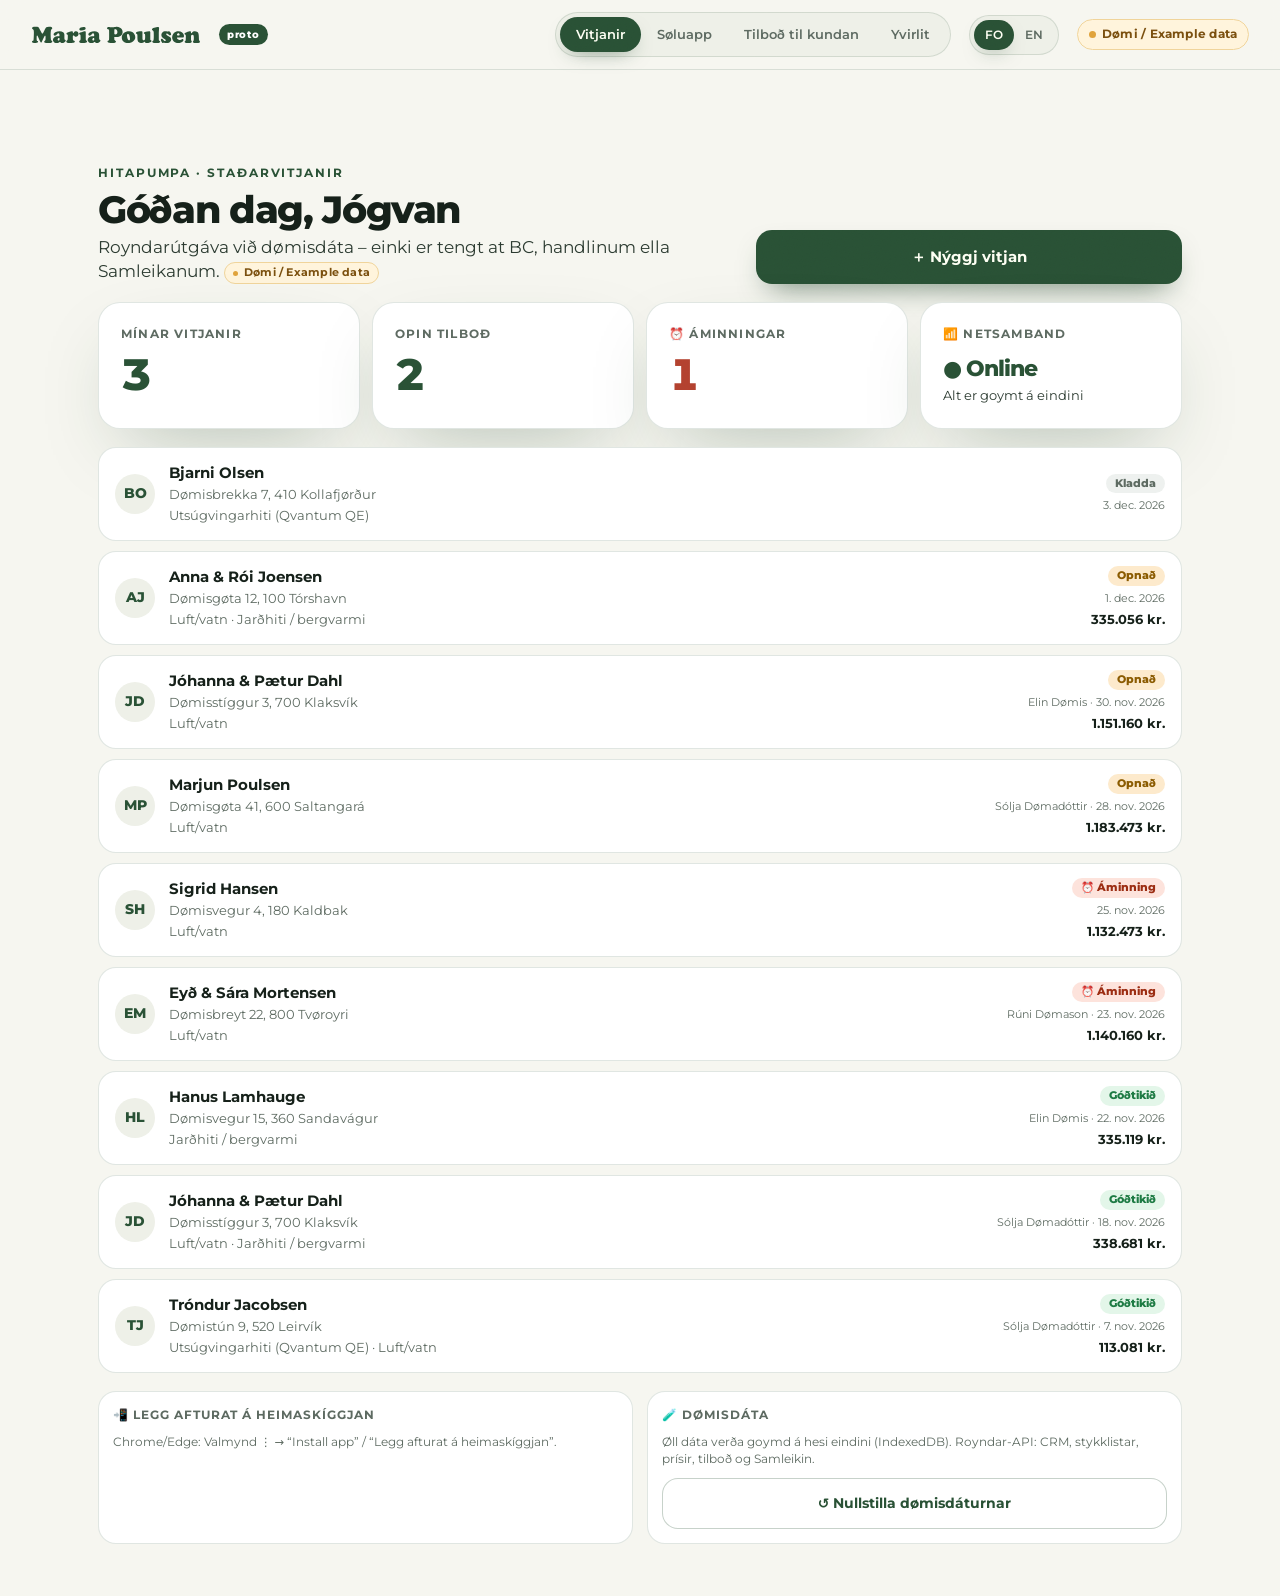
<file: index.html>
<!doctype html>
<html lang="fo" data-theme="auto" data-mode="sales">
<head>
<meta charset="utf-8">
<meta name="viewport" content="width=device-width,initial-scale=1,viewport-fit=cover">
<meta name="theme-color" content="#f6f6f0" media="(prefers-color-scheme: light)">
<meta name="theme-color" content="#0f1712" media="(prefers-color-scheme: dark)">
<meta name="color-scheme" content="light dark">
<meta name="mobile-web-app-capable" content="yes">
<meta name="apple-mobile-web-app-capable" content="yes">
<meta name="apple-mobile-web-app-status-bar-style" content="black-translucent">
<meta name="apple-mobile-web-app-title" content="MP Hitapumpa">
<meta name="application-name" content="MP Hitapumpa">
<meta name="format-detection" content="telephone=no">
<link rel="manifest" href="manifest.webmanifest">
<meta name="robots" content="noindex,nofollow,noarchive">
<link rel="icon" type="image/svg+xml" href="icons/icon.svg">
<link rel="icon" type="image/png" sizes="192x192" href="[data-uri]">
<link rel="apple-touch-icon" sizes="180x180" href="[data-uri]">
<title>MP · Hitapumpa – prototypa (Dømi)</title>
<link rel="stylesheet" href="css/fonts.css">
<link rel="stylesheet" href="css/app.css">
</head>

<div class="grain"></div>
<header class="hud">
  <div class="brand"><svg class="logo-svg" xmlns="http://www.w3.org/2000/svg" viewBox="146 248 937 98" fill="currentColor" role="img" aria-label="Maria Poulsen"><path class="lg lg0" d="M 214.992188 314.238281 L 207.324219 331.425781 C 206.007812 334.324219 204.941406 336.273438 204.132812 337.269531 C 203.320312 338.273438 202.425781 338.777344 201.449219 338.777344 C 200.511719 338.777344 199.679688 338.367188 198.953125 337.5625 C 198.484375 337.050781 197.414062 335.175781 195.730469 331.9375 C 194.046875 328.699219 192.652344 325.828125 191.542969 323.3125 L 183.109375 304.335938 C 181.960938 301.695312 180.746094 300.375 179.46875 300.375 C 178.105469 300.375 177.359375 301.503906 177.234375 303.761719 C 176.933594 308.785156 176.785156 313.429688 176.785156 317.6875 C 176.785156 322.121094 176.996094 325.121094 177.425781 326.699219 C 177.722656 327.632812 178.113281 328.316406 178.605469 328.746094 C 179.09375 329.167969 180.425781 329.9375 182.601562 331.046875 C 184.007812 331.765625 184.707031 333.023438 184.707031 334.8125 C 184.707031 339.585938 178.597656 341.964844 166.371094 341.964844 C 156.0625 341.964844 150.90625 339.648438 150.90625 335.003906 C 150.90625 333.8125 151.171875 332.949219 151.707031 332.414062 C 152.242188 331.886719 153.613281 331.085938 155.828125 330.019531 C 157.234375 329.378906 158.183594 328.507812 158.671875 327.398438 C 159.160156 326.292969 159.574219 324.144531 159.917969 320.949219 C 160.300781 317.539062 160.660156 311.953125 161.003906 304.175781 C 161.34375 296.402344 161.515625 289.75 161.515625 284.207031 C 161.515625 277.269531 160.980469 272.558594 159.917969 270.089844 C 159.535156 269.238281 159.097656 268.597656 158.609375 268.175781 C 158.117188 267.746094 157.191406 267.195312 155.828125 266.511719 C 152.804688 265.0625 151.292969 263.1875 151.292969 260.890625 C 151.292969 259.402344 151.855469 258.035156 152.984375 256.800781 C 154.113281 255.5625 155.613281 254.691406 157.488281 254.183594 C 159.363281 253.625 161.867188 253.148438 164.996094 252.742188 C 168.128906 252.339844 170.777344 252.136719 172.949219 252.136719 C 178.40625 252.136719 182.257812 252.582031 184.515625 253.476562 C 185.621094 253.902344 186.496094 254.476562 187.136719 255.203125 C 187.773438 255.925781 188.691406 257.417969 189.882812 259.675781 L 203.171875 284.144531 C 204.621094 286.832031 205.621094 288.46875 206.175781 289.066406 C 206.726562 289.660156 207.496094 289.960938 208.476562 289.960938 C 209.328125 289.960938 210.082031 289.644531 210.746094 289.003906 C 211.40625 288.363281 212.183594 287.171875 213.074219 285.425781 L 222.085938 267.851562 C 223.191406 265.597656 223.917969 264.125 224.257812 263.445312 C 226.34375 259.1875 228.410156 256.351562 230.453125 254.949219 C 233.050781 253.117188 237.78125 252.199219 244.640625 252.199219 C 256.691406 252.199219 262.71875 254.949219 262.71875 260.441406 C 262.71875 261.679688 262.488281 262.667969 262.019531 263.414062 C 261.550781 264.160156 260.589844 265.0625 259.140625 266.128906 C 257.183594 267.621094 255.949219 269.769531 255.4375 272.582031 C 254.457031 278.460938 253.96875 285.617188 253.96875 294.050781 C 253.96875 304.914062 254.480469 314.433594 255.5 322.609375 C 255.757812 324.613281 256.148438 325.976562 256.683594 326.699219 C 257.214844 327.425781 258.589844 328.507812 260.804688 329.957031 C 262.335938 330.980469 263.101562 332.34375 263.101562 334.042969 C 263.101562 337.03125 261.121094 339.136719 257.160156 340.371094 C 255.117188 341.054688 252.964844 341.496094 250.710938 341.710938 C 248.449219 341.929688 244.976562 342.03125 240.296875 342.03125 C 233.09375 342.03125 227.726562 341.519531 224.195312 340.5 C 220.273438 339.347656 218.316406 337.390625 218.316406 334.621094 C 218.316406 333.597656 218.570312 332.757812 219.082031 332.097656 C 219.59375 331.4375 220.914062 330.234375 223.042969 328.488281 C 224.148438 327.59375 224.90625 325.871094 225.3125 323.3125 C 225.714844 320.757812 225.917969 316.414062 225.917969 310.277344 C 225.917969 306.871094 225.761719 304.636719 225.4375 303.570312 C 225.121094 302.507812 224.449219 301.972656 223.425781 301.972656 C 222.234375 301.972656 221.085938 302.792969 219.976562 304.429688 C 218.867188 306.070312 217.207031 309.34375 214.992188 314.238281 "/><path class="lg lg1" d="M 299.457031 313.984375 C 297.582031 313.984375 295.953125 314.746094 294.570312 316.285156 C 293.1875 317.816406 292.492188 319.648438 292.492188 321.777344 C 292.492188 323.824219 292.984375 325.472656 293.964844 326.730469 C 294.945312 327.984375 296.242188 328.613281 297.859375 328.613281 C 301.269531 328.613281 302.972656 325.742188 302.972656 319.988281 C 302.972656 317.644531 302.726562 316.070312 302.238281 315.261719 C 301.75 314.453125 300.820312 314.027344 299.457031 313.984375 M 303.742188 276.988281 C 311.152344 276.988281 317.433594 278.863281 322.589844 282.613281 C 325.3125 284.617188 327.21875 286.902344 328.304688 289.480469 C 329.394531 292.054688 329.9375 295.605469 329.9375 300.117188 L 329.808594 309.636719 C 329.808594 316.242188 330.277344 320.523438 331.214844 322.484375 C 331.679688 323.417969 332.128906 324.015625 332.554688 324.269531 C 332.980469 324.523438 333.875 324.761719 335.238281 324.972656 C 336.601562 325.1875 337.28125 326.082031 337.28125 327.65625 C 337.28125 329.699219 336.460938 331.832031 334.824219 334.042969 C 333.183594 336.261719 331.0625 338.113281 328.464844 339.605469 C 325.273438 341.476562 321.929688 342.417969 318.433594 342.417969 C 313.960938 342.417969 310.425781 340.882812 307.828125 337.816406 C 306.933594 336.710938 306.101562 336.15625 305.335938 336.15625 C 304.484375 336.15625 303.355469 336.6875 301.949219 337.753906 C 297.691406 340.859375 292.855469 342.417969 287.445312 342.417969 C 281.867188 342.417969 277.351562 341.222656 273.902344 338.835938 C 271.644531 337.261719 269.851562 335.207031 268.535156 332.671875 C 267.210938 330.136719 266.554688 327.488281 266.554688 324.71875 C 266.554688 320.289062 268.34375 316.367188 271.921875 312.960938 C 277.5 307.59375 285.851562 304.890625 296.96875 304.847656 C 299.4375 304.847656 300.992188 304.601562 301.628906 304.109375 C 302.269531 303.625 302.589844 302.480469 302.589844 300.695312 C 302.589844 296.179688 302.121094 292.910156 301.183594 290.886719 C 300.246094 288.867188 298.710938 287.851562 296.582031 287.851562 C 295.304688 287.851562 294.164062 288.234375 293.167969 289.003906 C 292.164062 289.769531 290.917969 291.175781 289.425781 293.21875 C 285.636719 298.628906 281.671875 301.335938 277.542969 301.335938 C 275.457031 301.335938 273.75 300.71875 272.433594 299.480469 C 271.113281 298.246094 270.453125 296.625 270.453125 294.625 C 270.453125 292.582031 271.269531 290.535156 272.910156 288.488281 C 274.550781 286.445312 276.777344 284.660156 279.589844 283.125 C 287.296875 279.035156 295.347656 276.988281 303.742188 276.988281 "/><path class="lg lg2" d="M 371.273438 277.4375 C 373.53125 277.4375 374.90625 277.753906 375.394531 278.394531 C 375.882812 279.03125 376.320312 281.078125 376.703125 284.53125 C 376.917969 286.402344 377.578125 287.339844 378.683594 287.339844 C 379.539062 287.339844 380.347656 286.726562 381.113281 285.488281 C 384.519531 280.164062 388.972656 277.5 394.464844 277.5 C 398.34375 277.5 401.515625 278.757812 403.988281 281.273438 C 405.179688 282.503906 406.160156 284.09375 406.925781 286.03125 C 407.695312 287.96875 408.074219 289.832031 408.074219 291.621094 C 408.074219 293.625 407.605469 295.679688 406.671875 297.785156 C 405.730469 299.894531 404.519531 301.632812 403.027344 302.996094 C 400.304688 305.59375 396.957031 306.890625 392.996094 306.890625 C 390.824219 306.890625 389.003906 306.507812 387.535156 305.742188 C 386.066406 304.972656 384.136719 303.421875 381.753906 301.078125 C 380.859375 300.183594 380.027344 299.738281 379.261719 299.738281 C 378.066406 299.738281 377.289062 300.40625 376.929688 301.746094 C 376.566406 303.089844 376.386719 305.914062 376.386719 310.214844 C 376.386719 316.648438 376.621094 321.035156 377.089844 323.375 C 377.386719 324.65625 377.800781 325.539062 378.335938 326.027344 C 378.867188 326.519531 380.003906 327.019531 381.753906 327.527344 C 385.585938 328.679688 387.503906 330.679688 387.503906 333.535156 C 387.503906 335.28125 386.882812 336.804688 385.648438 338.105469 C 384.414062 339.40625 382.773438 340.265625 380.730469 340.691406 C 376.640625 341.542969 370.636719 341.964844 362.710938 341.964844 C 355.171875 341.964844 349.445312 341.308594 345.527344 339.988281 C 342.03125 338.796875 340.285156 336.730469 340.285156 333.792969 C 340.285156 331.578125 341.5625 329.59375 344.121094 327.847656 C 345.355469 327.042969 346.207031 326.308594 346.675781 325.644531 C 347.144531 324.988281 347.460938 324.078125 347.632812 322.929688 C 348.3125 319.054688 348.65625 311.878906 348.65625 301.394531 C 348.65625 299.480469 348.441406 298.109375 348.015625 297.273438 C 347.589844 296.445312 346.738281 295.773438 345.460938 295.265625 C 342.4375 294.074219 340.925781 292.347656 340.925781 290.089844 C 340.925781 288.042969 341.96875 286.289062 344.054688 284.816406 C 346.140625 283.347656 349.632812 281.886719 354.535156 280.441406 C 361.09375 278.480469 366.675781 277.480469 371.273438 277.4375 "/><path class="lg lg3" d="M 435.058594 253.476562 C 438.761719 253.476562 441.703125 254.171875 443.875 255.554688 C 446.046875 256.9375 447.132812 258.800781 447.132812 261.144531 C 447.132812 264.421875 445.492188 267.023438 442.214844 268.941406 C 437.015625 271.964844 430.734375 273.476562 423.367188 273.476562 C 420.257812 273.476562 417.785156 272.878906 415.953125 271.683594 C 413.484375 270.152344 412.246094 268.023438 412.246094 265.296875 C 412.246094 261.632812 414.867188 258.757812 420.105469 256.671875 C 425.429688 254.542969 430.414062 253.476562 435.058594 253.476562 M 447.707031 281.460938 L 447.707031 318.582031 C 447.707031 321.523438 447.972656 323.675781 448.503906 325.035156 C 449.039062 326.402344 450.113281 327.65625 451.734375 328.804688 C 453.054688 329.746094 453.9375 330.542969 454.382812 331.203125 C 454.832031 331.863281 455.058594 332.703125 455.058594 333.726562 C 455.058594 339.21875 448.089844 341.964844 434.164062 341.964844 C 426.664062 341.964844 420.722656 341.375 416.335938 340.179688 C 414.84375 339.753906 413.640625 339.007812 412.726562 337.941406 C 411.808594 336.878906 411.351562 335.664062 411.351562 334.300781 C 411.351562 333.152344 411.585938 332.257812 412.054688 331.617188 C 412.523438 330.980469 413.71875 329.957031 415.632812 328.550781 C 416.953125 327.570312 417.890625 325.976562 418.445312 323.757812 C 418.996094 321.542969 419.277344 318.246094 419.277344 313.855469 C 419.277344 312.449219 419.179688 309.824219 418.988281 305.964844 C 418.796875 302.109375 418.65625 299.863281 418.574219 299.226562 C 418.316406 297.476562 417.125 296.136719 414.996094 295.199219 C 412.355469 294.050781 411.035156 292.347656 411.035156 290.089844 C 411.035156 287.40625 412.757812 285.402344 416.207031 284.082031 C 420.976562 282.25 426.089844 280.695312 431.542969 279.417969 C 436.992188 278.140625 441.210938 277.5 444.195312 277.5 C 446.535156 277.5 447.707031 278.820312 447.707031 281.460938 "/><path class="lg lg4" d="M 491.027344 313.984375 C 489.152344 313.984375 487.523438 314.746094 486.140625 316.285156 C 484.753906 317.816406 484.066406 319.648438 484.066406 321.777344 C 484.066406 323.824219 484.550781 325.472656 485.53125 326.730469 C 486.511719 327.984375 487.8125 328.613281 489.429688 328.613281 C 492.839844 328.613281 494.542969 325.742188 494.542969 319.988281 C 494.542969 317.644531 494.296875 316.070312 493.804688 315.261719 C 493.316406 314.453125 492.390625 314.027344 491.027344 313.984375 M 495.308594 276.988281 C 502.722656 276.988281 509.003906 278.863281 514.15625 282.613281 C 516.882812 284.617188 518.789062 286.902344 519.875 289.480469 C 520.960938 292.054688 521.503906 295.605469 521.503906 300.117188 L 521.375 309.636719 C 521.375 316.242188 521.84375 320.523438 522.78125 322.484375 C 523.25 323.417969 523.699219 324.015625 524.125 324.269531 C 524.550781 324.523438 525.445312 324.761719 526.808594 324.972656 C 528.171875 325.1875 528.851562 326.082031 528.851562 327.65625 C 528.851562 329.699219 528.03125 331.832031 526.390625 334.042969 C 524.75 336.261719 522.632812 338.113281 520.035156 339.605469 C 516.839844 341.476562 513.496094 342.417969 510.003906 342.417969 C 505.53125 342.417969 501.992188 340.882812 499.398438 337.816406 C 498.503906 336.710938 497.671875 336.15625 496.90625 336.15625 C 496.050781 336.15625 494.921875 336.6875 493.519531 337.753906 C 489.261719 340.859375 484.425781 342.417969 479.015625 342.417969 C 473.433594 342.417969 468.921875 341.222656 465.46875 338.835938 C 463.210938 337.261719 461.421875 335.207031 460.105469 332.671875 C 458.78125 330.136719 458.121094 327.488281 458.121094 324.71875 C 458.121094 320.289062 459.914062 316.367188 463.488281 312.960938 C 469.070312 307.59375 477.417969 304.890625 488.535156 304.847656 C 491.003906 304.847656 492.5625 304.601562 493.199219 304.109375 C 493.839844 303.625 494.15625 302.480469 494.15625 300.695312 C 494.15625 296.179688 493.6875 292.910156 492.753906 290.886719 C 491.816406 288.867188 490.28125 287.851562 488.152344 287.851562 C 486.875 287.851562 485.734375 288.234375 484.734375 289.003906 C 483.734375 289.769531 482.484375 291.175781 480.996094 293.21875 C 477.207031 298.628906 473.242188 301.335938 469.113281 301.335938 C 467.027344 301.335938 465.320312 300.71875 464 299.480469 C 462.679688 298.246094 462.019531 296.625 462.019531 294.625 C 462.019531 292.582031 462.839844 290.535156 464.480469 288.488281 C 466.121094 286.445312 468.34375 284.660156 471.15625 283.125 C 478.867188 279.035156 486.917969 276.988281 495.308594 276.988281 "/><path class="lg lg5" d="M 605.332031 268.875 L 605.332031 290.597656 C 605.332031 292.257812 605.691406 293.261719 606.417969 293.605469 C 607.652344 294.199219 609.207031 294.496094 611.078125 294.496094 C 613.890625 294.496094 616.257812 293.707031 618.175781 292.132812 C 620.941406 289.878906 622.328125 286.085938 622.328125 280.761719 C 622.328125 275.222656 620.707031 271.222656 617.46875 268.746094 C 615.425781 267.171875 612.953125 266.386719 610.058594 266.386719 C 606.90625 266.386719 605.332031 267.214844 605.332031 268.875 M 576.515625 310.597656 L 576.515625 276.988281 C 576.515625 272.644531 576.21875 269.886719 575.621094 268.714844 C 575.023438 267.542969 573.40625 266.597656 570.765625 265.875 C 566.933594 264.765625 565.015625 262.847656 565.015625 260.125 C 565.015625 258.207031 565.824219 256.734375 567.441406 255.714844 C 569.058594 254.691406 571.402344 254.183594 574.46875 254.183594 C 575.492188 254.183594 578.027344 254.242188 582.074219 254.371094 L 585.90625 254.371094 C 592.976562 254.328125 597.121094 254.277344 598.335938 254.210938 C 599.550781 254.148438 603.882812 253.773438 611.335938 253.09375 C 613.804688 252.839844 616.066406 252.710938 618.109375 252.710938 C 625.09375 252.710938 631.3125 254.136719 636.765625 256.992188 C 646.261719 261.933594 651.015625 269.769531 651.015625 280.503906 C 651.015625 289.195312 647.691406 296.160156 641.046875 301.394531 C 634.785156 306.296875 627.203125 308.746094 618.300781 308.746094 C 616.042969 308.746094 613.273438 308.597656 609.992188 308.296875 C 608.246094 308.171875 607.160156 308.105469 606.734375 308.105469 C 605.5 308.105469 604.882812 308.808594 604.882812 310.214844 L 604.882812 310.597656 L 605.332031 321.078125 C 605.414062 323.121094 605.789062 324.644531 606.449219 325.644531 C 607.109375 326.644531 608.460938 327.679688 610.503906 328.742188 C 613.273438 330.234375 614.660156 331.851562 614.660156 333.597656 C 614.660156 336.28125 612.617188 338.347656 608.527344 339.796875 C 604.4375 341.246094 598.644531 341.964844 591.144531 341.964844 C 575.386719 341.964844 567.507812 339.265625 567.507812 333.855469 C 567.507812 332.578125 567.847656 331.597656 568.527344 330.914062 C 569.210938 330.234375 570.808594 329.253906 573.320312 327.976562 C 574.855469 327.171875 575.75 326.039062 576.003906 324.589844 C 576.261719 323.144531 576.429688 318.480469 576.515625 310.597656 "/><path class="lg lg6" d="M 681.089844 291.75 C 679.21875 291.75 677.714844 292.441406 676.585938 293.824219 C 675.457031 295.207031 674.890625 297.050781 674.890625 299.351562 C 674.890625 301.910156 675.371094 305.390625 676.328125 309.800781 C 677.289062 314.207031 678.425781 318.117188 679.75 321.523438 C 681.070312 325.015625 683.21875 326.761719 686.203125 326.761719 C 689.992188 326.761719 691.890625 324.355469 691.890625 319.542969 C 691.890625 315.964844 691.410156 311.894531 690.449219 307.339844 C 689.492188 302.78125 688.332031 299.074219 686.972656 296.222656 C 685.5625 293.328125 683.601562 291.835938 681.089844 291.75 M 686.203125 276.988281 C 693.996094 276.988281 700.832031 279.011719 706.710938 283.058594 C 710.929688 285.957031 714.316406 289.726562 716.871094 294.367188 C 719.511719 299.226562 720.832031 304.296875 720.832031 309.574219 C 720.832031 318.816406 716.59375 326.679688 708.117188 333.152344 C 700.023438 339.328125 690.761719 342.417969 680.324219 342.417969 C 670.144531 342.417969 661.902344 339.519531 655.597656 333.726562 C 649.464844 328.105469 646.398438 320.78125 646.398438 311.746094 C 646.398438 301.695312 650.148438 293.472656 657.640625 287.082031 C 665.480469 280.355469 674.996094 276.988281 686.203125 276.988281 "/><path class="lg lg7" d="M 760.445312 280.695312 L 760.445312 315.324219 C 760.445312 322.734375 762.894531 326.445312 767.792969 326.445312 C 769.03125 326.445312 770.242188 326.089844 771.4375 325.386719 C 772.628906 324.683594 773.457031 323.824219 773.925781 322.800781 C 774.863281 320.757812 775.335938 316.203125 775.335938 309.125 C 775.335938 302.140625 775.097656 297.371094 774.628906 294.816406 C 774.460938 293.75 774.160156 292.972656 773.734375 292.484375 C 773.308594 291.996094 772.5 291.429688 771.308594 290.792969 C 768.878906 289.515625 767.664062 287.894531 767.664062 285.933594 C 767.664062 283.292969 769.75 281.460938 773.925781 280.441406 C 781.851562 278.480469 789.667969 277.5 797.375 277.5 C 801.675781 277.5 803.828125 279.78125 803.828125 284.339844 C 803.828125 284.804688 803.804688 285.765625 803.765625 287.214844 C 803.679688 289.257812 803.613281 291.75 803.574219 294.6875 L 803.574219 322.863281 C 803.574219 324.3125 804.808594 325.636719 807.277344 326.828125 C 809.367188 327.847656 810.410156 329.339844 810.410156 331.300781 C 810.410156 335.128906 805.871094 338.09375 796.800781 340.179688 C 791.476562 341.414062 786.324219 342.03125 781.339844 342.03125 C 779.292969 342.03125 777.898438 341.796875 777.15625 341.332031 C 776.40625 340.859375 775.972656 339.949219 775.84375 338.582031 C 775.628906 335.941406 774.824219 334.621094 773.414062 334.621094 C 772.90625 334.621094 772.4375 334.738281 772.007812 334.972656 C 771.582031 335.207031 770.285156 336.066406 768.113281 337.5625 C 763.808594 340.5 759.1875 341.964844 754.246094 341.964844 C 746.070312 341.964844 740.296875 339.605469 736.933594 334.875 C 734.078125 330.914062 732.652344 324.246094 732.652344 314.878906 C 732.652344 311.382812 732.675781 308.40625 732.71875 305.933594 L 732.71875 302.996094 C 732.71875 299.328125 732.386719 296.636719 731.726562 294.910156 C 731.066406 293.1875 729.859375 291.832031 728.117188 290.851562 C 726.453125 290.003906 725.398438 289.320312 724.953125 288.808594 C 724.503906 288.296875 724.28125 287.597656 724.28125 286.703125 C 724.28125 283.464844 726.730469 281.3125 731.628906 280.246094 C 739.976562 278.417969 748.328125 277.5 756.675781 277.5 C 759.1875 277.5 760.445312 278.566406 760.445312 280.695312 "/><path class="lg lg8" d="M 850.597656 290.023438 L 850.597656 310.535156 C 850.597656 319.605469 850.738281 324.890625 851.011719 326.378906 C 851.285156 327.871094 852.34375 329.019531 854.175781 329.832031 C 855.75 330.511719 856.804688 331.148438 857.339844 331.746094 C 857.871094 332.34375 858.136719 333.195312 858.136719 334.300781 C 858.136719 335.707031 857.636719 336.984375 856.636719 338.132812 C 855.632812 339.285156 854.304688 340.09375 852.640625 340.5625 C 849.574219 341.496094 844.398438 341.964844 837.117188 341.964844 C 828.894531 341.964844 823.125 341.351562 819.800781 340.117188 C 818.269531 339.5625 817.011719 338.699219 816.03125 337.527344 C 815.054688 336.355469 814.5625 335.128906 814.5625 333.855469 C 814.5625 332.832031 814.828125 332.042969 815.359375 331.492188 C 815.894531 330.9375 817.054688 330.277344 818.84375 329.507812 C 820.503906 328.789062 821.527344 326.804688 821.910156 323.570312 C 822.589844 318.03125 822.933594 310.152344 822.933594 299.925781 C 822.933594 289.535156 822.632812 282.847656 822.035156 279.863281 C 821.441406 276.882812 819.953125 274.667969 817.566406 273.222656 C 815.777344 272.199219 814.550781 271.226562 813.890625 270.3125 C 813.226562 269.398438 812.902344 268.28125 812.902344 266.960938 C 812.902344 264.871094 813.902344 263.050781 815.902344 261.492188 C 817.90625 259.941406 821.097656 258.503906 825.488281 257.183594 C 828.425781 256.289062 832.238281 255.4375 836.925781 254.628906 C 841.609375 253.820312 845.015625 253.414062 847.148438 253.414062 C 850.511719 253.414062 852.195312 255.5 852.195312 259.675781 C 852.195312 261.035156 851.980469 264.171875 851.554688 269.066406 C 851.003906 276.691406 850.679688 283.679688 850.597656 290.023438 "/><path class="lg lg9" d="M 887.464844 277.054688 C 889.59375 277.054688 893.0625 277.523438 897.878906 278.460938 C 898.859375 278.628906 899.667969 278.714844 900.308594 278.714844 C 901.03125 278.714844 902.433594 278.332031 904.523438 277.566406 C 905.503906 277.183594 906.335938 276.988281 907.015625 276.988281 C 908.972656 276.988281 910.957031 278.246094 912.957031 280.761719 C 914.578125 282.761719 915.898438 284.957031 916.917969 287.34375 C 917.941406 289.726562 918.453125 291.792969 918.453125 293.539062 C 918.453125 295.242188 917.855469 296.65625 916.664062 297.789062 C 915.472656 298.914062 913.976562 299.480469 912.191406 299.480469 C 910.699219 299.480469 909.371094 299.117188 908.199219 298.394531 C 907.023438 297.671875 905.140625 296.074219 902.542969 293.601562 C 899.816406 290.960938 897.5625 289.640625 895.769531 289.640625 C 894.578125 289.640625 893.546875 290.078125 892.671875 290.949219 C 891.796875 291.824219 891.363281 292.855469 891.363281 294.050781 C 891.363281 296.136719 893.363281 298.097656 897.367188 299.925781 C 904.566406 303.164062 910.082031 306.699219 913.914062 310.535156 C 917.152344 313.769531 918.773438 317.734375 918.773438 322.417969 C 918.773438 328.339844 916.171875 333.277344 910.976562 337.242188 C 906.503906 340.691406 901.03125 342.417969 894.558594 342.417969 C 892.894531 342.417969 889.871094 342.140625 885.484375 341.585938 C 881.351562 341.117188 879.03125 340.882812 878.519531 340.882812 C 877.964844 340.882812 877.324219 340.945312 876.601562 341.074219 C 875.367188 341.246094 874.472656 341.332031 873.917969 341.332031 C 871.917969 341.332031 870.339844 340.816406 869.1875 339.796875 C 867.445312 338.222656 865.824219 335.742188 864.335938 332.351562 C 862.84375 328.964844 862.097656 326.058594 862.097656 323.632812 C 862.097656 319.710938 863.632812 317.753906 866.699219 317.753906 C 867.890625 317.753906 868.988281 318.148438 869.988281 318.9375 C 870.988281 319.722656 873.089844 321.824219 876.285156 325.226562 C 878.03125 327.105469 879.480469 328.390625 880.628906 329.09375 C 881.777344 329.796875 883.011719 330.148438 884.332031 330.148438 C 885.738281 330.148438 886.867188 329.773438 887.722656 329.027344 C 888.570312 328.28125 889 327.292969 889 326.058594 C 889 324.144531 887.359375 322.398438 884.078125 320.820312 C 877.21875 317.457031 872.265625 313.984375 869.222656 310.40625 C 866.175781 306.824219 864.652344 302.695312 864.652344 298.011719 C 864.652344 292.941406 866.210938 288.574219 869.316406 284.914062 C 873.746094 279.671875 879.796875 277.054688 887.464844 277.054688 "/><path class="lg lg10" d="M 954.9375 300.117188 L 961.386719 300.117188 C 964.109375 300.117188 965.476562 298.863281 965.476562 296.351562 C 965.476562 294.050781 964.816406 292.175781 963.496094 290.730469 C 962.175781 289.28125 960.453125 288.554688 958.320312 288.554688 C 955.933594 288.554688 954.0625 289.492188 952.695312 291.363281 C 951.421875 293.113281 950.78125 294.878906 950.78125 296.671875 C 950.78125 297.945312 951.089844 298.839844 951.707031 299.351562 C 952.328125 299.863281 953.402344 300.117188 954.9375 300.117188 M 983.300781 312.066406 L 953.273438 312.066406 C 951.953125 312.066406 951.289062 312.644531 951.289062 313.792969 C 951.289062 316.558594 952.792969 319.171875 955.796875 321.617188 C 958.800781 324.070312 962.027344 325.292969 965.476562 325.292969 C 967.523438 325.292969 969.789062 324.902344 972.28125 324.113281 C 974.773438 323.324219 976.828125 322.355469 978.449219 321.203125 C 979.894531 320.183594 981.042969 319.667969 981.894531 319.667969 C 983.007812 319.667969 984.089844 320.351562 985.15625 321.714844 C 986.21875 323.078125 986.75 324.480469 986.75 325.929688 C 986.75 329 984.835938 331.957031 981 334.8125 C 974.230469 339.882812 966.410156 342.417969 957.554688 342.417969 C 948.609375 342.417969 941.109375 339.820312 935.0625 334.621094 C 932.125 332.066406 929.695312 328.980469 927.78125 325.355469 C 925.265625 320.542969 924.011719 315.472656 924.011719 310.148438 C 924.011719 302.992188 926.183594 296.5625 930.527344 290.851562 C 934.273438 285.914062 939.046875 282.230469 944.839844 279.800781 C 949.183594 277.96875 953.886719 277.054688 958.960938 277.054688 C 967.050781 277.054688 973.929688 279.355469 979.59375 283.953125 C 982.449219 286.253906 984.75 288.980469 986.496094 292.132812 C 988.496094 295.710938 989.5 299.203125 989.5 302.613281 C 989.5 305.382812 988.925781 307.648438 987.777344 309.417969 C 986.625 311.183594 985.132812 312.066406 983.300781 312.066406 "/><path class="lg lg11" d="M 1071.152344 300.628906 L 1072.050781 323.125 C 1072.136719 324.824219 1072.398438 326.082031 1072.847656 326.890625 C 1073.292969 327.699219 1074.605469 329.253906 1076.777344 331.554688 C 1077.417969 332.234375 1077.734375 333.195312 1077.734375 334.429688 C 1077.734375 337.242188 1076.054688 339.199219 1072.6875 340.304688 C 1069.324219 341.414062 1063.316406 341.964844 1054.671875 341.964844 C 1048.792969 341.964844 1044.640625 341.457031 1042.210938 340.433594 C 1039.695312 339.371094 1038.445312 337.644531 1038.445312 335.261719 C 1038.445312 334.410156 1038.566406 333.78125 1038.824219 333.375 C 1039.082031 332.972656 1039.933594 331.976562 1041.378906 330.40625 C 1043.085938 328.613281 1043.9375 322.652344 1043.9375 312.511719 C 1043.9375 306.636719 1043.253906 302.292969 1041.890625 299.480469 C 1040.785156 297.222656 1038.738281 296.09375 1035.757812 296.09375 C 1032.90625 296.09375 1030.945312 297.011719 1029.882812 298.839844 C 1028.8125 300.675781 1028.28125 303.996094 1028.28125 308.808594 L 1028.28125 321.457031 C 1028.28125 323.972656 1028.441406 325.699219 1028.761719 326.632812 C 1029.082031 327.570312 1030.136719 329.378906 1031.925781 332.066406 C 1032.390625 332.832031 1032.628906 333.703125 1032.628906 334.683594 C 1032.628906 337.199219 1030.878906 339.050781 1027.390625 340.242188 C 1023.894531 341.433594 1018.445312 342.03125 1011.03125 342.03125 C 999.191406 342.03125 993.269531 339.585938 993.269531 334.683594 C 993.269531 333.664062 993.453125 332.886719 993.8125 332.351562 C 994.175781 331.824219 995.039062 331.066406 996.402344 330.085938 C 997.507812 329.277344 998.210938 328.351562 998.507812 327.304688 C 998.804688 326.261719 999.085938 323.699219 999.339844 319.605469 C 999.636719 314.75 999.785156 309.660156 999.785156 304.335938 C 999.785156 301.394531 999.5625 299.46875 999.117188 298.554688 C 998.667969 297.636719 997.378906 296.519531 995.25 295.199219 C 993.417969 294.050781 992.503906 292.644531 992.503906 290.980469 C 992.503906 289.277344 993.25 287.882812 994.742188 286.796875 C 996.230469 285.714844 999.296875 284.339844 1003.941406 282.675781 C 1008.027344 281.230469 1011.96875 280.003906 1015.761719 279.003906 C 1019.550781 278.003906 1022.148438 277.5 1023.554688 277.5 C 1024.835938 277.5 1025.90625 277.96875 1026.78125 278.90625 C 1027.652344 279.84375 1028.089844 280.953125 1028.089844 282.230469 C 1028.089844 282.359375 1028.070312 282.890625 1028.027344 283.828125 C 1027.984375 284.164062 1027.964844 284.464844 1027.964844 284.71875 C 1027.964844 286.765625 1028.8125 287.789062 1030.519531 287.789062 C 1031.542969 287.789062 1032.628906 286.976562 1033.777344 285.359375 C 1037.441406 280.078125 1042.765625 277.4375 1049.75 277.4375 C 1055.121094 277.4375 1059.71875 278.84375 1063.550781 281.652344 C 1066.238281 283.65625 1068.109375 286.011719 1069.171875 288.710938 C 1070.238281 291.421875 1070.898438 295.390625 1071.152344 300.628906 "/></svg></div>
  <div class="sub" data-t="hudsub"></div><span class="v3b">proto</span>
  <div class="spacer"></div>
  <div class="seg" id="viewSeg"><button data-v="home" data-t="vHome"></button><button data-v="sales" data-t="vSales"></button><button data-v="offer" data-t="vOffer"></button><button data-v="dash" data-t="vDash"></button></div>
  <div class="seg sm" id="langSeg"><button data-l="fo">FO</button><button data-l="en">EN</button></div>
  <span class="demo dl" data-t="demo"></span><span class="demo ds" data-t="demoS"></span>
</header>
<main id="home" style="display:none"></main>
<main id="sales">
  <aside class="side l">
    <div class="kicker" data-t="sideK"></div>
    <div class="h" data-t="sideH"></div>
    <p data-t="sideP"></p>
    <nav class="stepnav" id="stepNav" aria-label="Steps"></nav>
  </aside>
  <div class="device"><div class="screen">
    <div class="sbar"><span id="clock">09:41</span><span>MP · Lobby</span></div>
    <div class="apphead">
      <div class="row"><div class="av" id="headAv">AJ</div><div style="flex:1;min-width:0"><div class="t" id="headT"></div><div class="s" id="headS"></div></div><button class="net" id="netBtn" onclick="toggleNet()"></button><button class="livebtn" id="liveBtn" onclick="openLive()"></button></div>
      <div class="prog"><i id="progBar"></i></div>
      <div class="dots" id="dots"></div>
      <div id="qbar"></div>
    </div>
    <div class="body" id="body"></div>
    <div class="foot"><button class="btn s" id="prevBtn"></button><button class="btn p" id="nextBtn"></button></div>
  </div></div>
  <aside class="side r">
    <h3 data-t="liveH"></h3>
    <div class="panel" id="livePanel"></div>
    <div class="panel" style="margin-top:16px" id="bcPanel"></div>
  </aside>
</main>
<main id="offer"></main>
<main id="dash" style="display:none"></main>
<main id="job" style="display:none"></main>
<nav class="tabbar" id="tabbar" aria-label="Main"><button data-v="home" onclick="go('home')"><svg viewBox="0 0 24 24"><path d="M3 11l9-7 9 7v9H3z"/><path d="M9 20v-6h6v6"/></svg><span data-t="vHome"></span></button><button data-v="sales" onclick="go('sales')"><svg viewBox="0 0 24 24"><path d="M4 5h16M4 12h16M4 19h10"/></svg><span data-t="vSales"></span></button><button data-v="offer" onclick="go('offer')"><svg viewBox="0 0 24 24"><path d="M6 3h9l4 4v14H6z"/><path d="M14 3v5h5M9 13h7M9 17h5"/></svg><span data-t="vOffer"></span></button><button data-v="dash" onclick="go('dash')"><svg viewBox="0 0 24 24"><path d="M4 20V10M10 20V4M16 20v-7M22 20H2"/></svg><span data-t="vDash"></span></button></nav>
<div class="osum" id="osum"></div>
<button class="chatfab" id="chatFab"><span class="dt"></span><span data-t="chatFab"></span></button>
<div class="modal" id="modal"><div class="mbox" id="mbox"></div></div>
<noscript>JavaScript er neyðugt.</noscript>
<script src="js/assets.js"></script>
<script src="js/db.js"></script>
<script src="js/api.js"></script>
<script src="js/boot.js"></script>
</body>
</html>
</file>
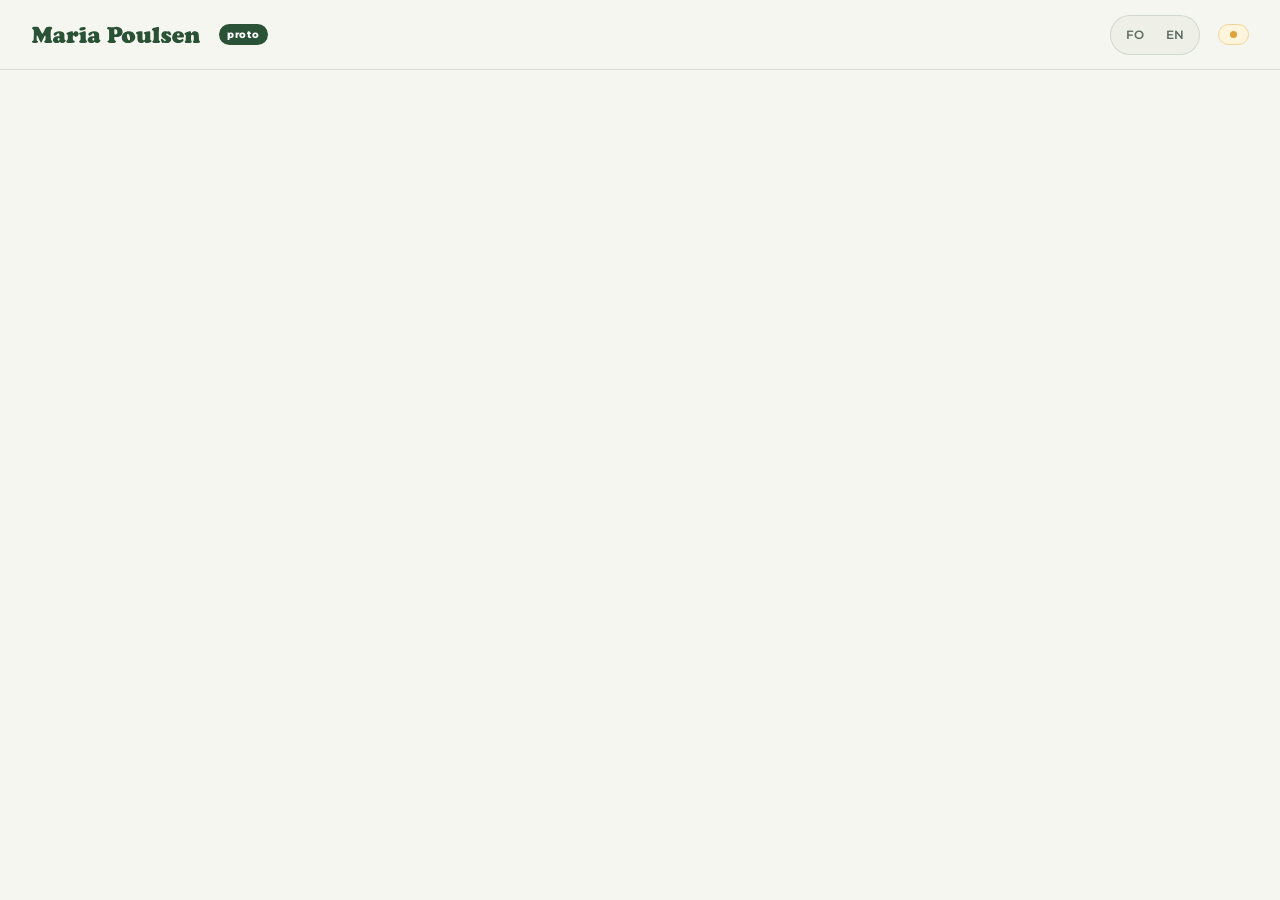
<file: tilbod.html>
<!doctype html>
<html lang="fo" data-theme="auto" data-mode="customer">
<head>
<meta charset="utf-8">
<meta name="viewport" content="width=device-width,initial-scale=1,viewport-fit=cover">
<meta name="theme-color" content="#f6f6f0" media="(prefers-color-scheme: light)">
<meta name="theme-color" content="#0f1712" media="(prefers-color-scheme: dark)">
<meta name="color-scheme" content="light dark">
<meta name="mobile-web-app-capable" content="yes">
<meta name="apple-mobile-web-app-capable" content="yes">
<meta name="apple-mobile-web-app-status-bar-style" content="black-translucent">
<meta name="apple-mobile-web-app-title" content="MP Hitapumpa">
<meta name="application-name" content="MP Hitapumpa">
<meta name="format-detection" content="telephone=no">
<link rel="manifest" href="manifest.webmanifest">
<meta name="robots" content="noindex,nofollow,noarchive">
<link rel="icon" type="image/svg+xml" href="icons/icon.svg">
<link rel="icon" type="image/png" sizes="192x192" href="[data-uri]">
<link rel="apple-touch-icon" sizes="180x180" href="[data-uri]">
<title>Tilboð · Maria Poulsen (Dømi)</title>
<link rel="stylesheet" href="css/fonts.css">
<link rel="stylesheet" href="css/app.css">
</head>

<div class="grain"></div>
<header class="hud">
  <div class="brand"><svg class="logo-svg" xmlns="http://www.w3.org/2000/svg" viewBox="146 248 937 98" fill="currentColor" role="img" aria-label="Maria Poulsen"><path class="lg lg0" d="M 214.992188 314.238281 L 207.324219 331.425781 C 206.007812 334.324219 204.941406 336.273438 204.132812 337.269531 C 203.320312 338.273438 202.425781 338.777344 201.449219 338.777344 C 200.511719 338.777344 199.679688 338.367188 198.953125 337.5625 C 198.484375 337.050781 197.414062 335.175781 195.730469 331.9375 C 194.046875 328.699219 192.652344 325.828125 191.542969 323.3125 L 183.109375 304.335938 C 181.960938 301.695312 180.746094 300.375 179.46875 300.375 C 178.105469 300.375 177.359375 301.503906 177.234375 303.761719 C 176.933594 308.785156 176.785156 313.429688 176.785156 317.6875 C 176.785156 322.121094 176.996094 325.121094 177.425781 326.699219 C 177.722656 327.632812 178.113281 328.316406 178.605469 328.746094 C 179.09375 329.167969 180.425781 329.9375 182.601562 331.046875 C 184.007812 331.765625 184.707031 333.023438 184.707031 334.8125 C 184.707031 339.585938 178.597656 341.964844 166.371094 341.964844 C 156.0625 341.964844 150.90625 339.648438 150.90625 335.003906 C 150.90625 333.8125 151.171875 332.949219 151.707031 332.414062 C 152.242188 331.886719 153.613281 331.085938 155.828125 330.019531 C 157.234375 329.378906 158.183594 328.507812 158.671875 327.398438 C 159.160156 326.292969 159.574219 324.144531 159.917969 320.949219 C 160.300781 317.539062 160.660156 311.953125 161.003906 304.175781 C 161.34375 296.402344 161.515625 289.75 161.515625 284.207031 C 161.515625 277.269531 160.980469 272.558594 159.917969 270.089844 C 159.535156 269.238281 159.097656 268.597656 158.609375 268.175781 C 158.117188 267.746094 157.191406 267.195312 155.828125 266.511719 C 152.804688 265.0625 151.292969 263.1875 151.292969 260.890625 C 151.292969 259.402344 151.855469 258.035156 152.984375 256.800781 C 154.113281 255.5625 155.613281 254.691406 157.488281 254.183594 C 159.363281 253.625 161.867188 253.148438 164.996094 252.742188 C 168.128906 252.339844 170.777344 252.136719 172.949219 252.136719 C 178.40625 252.136719 182.257812 252.582031 184.515625 253.476562 C 185.621094 253.902344 186.496094 254.476562 187.136719 255.203125 C 187.773438 255.925781 188.691406 257.417969 189.882812 259.675781 L 203.171875 284.144531 C 204.621094 286.832031 205.621094 288.46875 206.175781 289.066406 C 206.726562 289.660156 207.496094 289.960938 208.476562 289.960938 C 209.328125 289.960938 210.082031 289.644531 210.746094 289.003906 C 211.40625 288.363281 212.183594 287.171875 213.074219 285.425781 L 222.085938 267.851562 C 223.191406 265.597656 223.917969 264.125 224.257812 263.445312 C 226.34375 259.1875 228.410156 256.351562 230.453125 254.949219 C 233.050781 253.117188 237.78125 252.199219 244.640625 252.199219 C 256.691406 252.199219 262.71875 254.949219 262.71875 260.441406 C 262.71875 261.679688 262.488281 262.667969 262.019531 263.414062 C 261.550781 264.160156 260.589844 265.0625 259.140625 266.128906 C 257.183594 267.621094 255.949219 269.769531 255.4375 272.582031 C 254.457031 278.460938 253.96875 285.617188 253.96875 294.050781 C 253.96875 304.914062 254.480469 314.433594 255.5 322.609375 C 255.757812 324.613281 256.148438 325.976562 256.683594 326.699219 C 257.214844 327.425781 258.589844 328.507812 260.804688 329.957031 C 262.335938 330.980469 263.101562 332.34375 263.101562 334.042969 C 263.101562 337.03125 261.121094 339.136719 257.160156 340.371094 C 255.117188 341.054688 252.964844 341.496094 250.710938 341.710938 C 248.449219 341.929688 244.976562 342.03125 240.296875 342.03125 C 233.09375 342.03125 227.726562 341.519531 224.195312 340.5 C 220.273438 339.347656 218.316406 337.390625 218.316406 334.621094 C 218.316406 333.597656 218.570312 332.757812 219.082031 332.097656 C 219.59375 331.4375 220.914062 330.234375 223.042969 328.488281 C 224.148438 327.59375 224.90625 325.871094 225.3125 323.3125 C 225.714844 320.757812 225.917969 316.414062 225.917969 310.277344 C 225.917969 306.871094 225.761719 304.636719 225.4375 303.570312 C 225.121094 302.507812 224.449219 301.972656 223.425781 301.972656 C 222.234375 301.972656 221.085938 302.792969 219.976562 304.429688 C 218.867188 306.070312 217.207031 309.34375 214.992188 314.238281 "/><path class="lg lg1" d="M 299.457031 313.984375 C 297.582031 313.984375 295.953125 314.746094 294.570312 316.285156 C 293.1875 317.816406 292.492188 319.648438 292.492188 321.777344 C 292.492188 323.824219 292.984375 325.472656 293.964844 326.730469 C 294.945312 327.984375 296.242188 328.613281 297.859375 328.613281 C 301.269531 328.613281 302.972656 325.742188 302.972656 319.988281 C 302.972656 317.644531 302.726562 316.070312 302.238281 315.261719 C 301.75 314.453125 300.820312 314.027344 299.457031 313.984375 M 303.742188 276.988281 C 311.152344 276.988281 317.433594 278.863281 322.589844 282.613281 C 325.3125 284.617188 327.21875 286.902344 328.304688 289.480469 C 329.394531 292.054688 329.9375 295.605469 329.9375 300.117188 L 329.808594 309.636719 C 329.808594 316.242188 330.277344 320.523438 331.214844 322.484375 C 331.679688 323.417969 332.128906 324.015625 332.554688 324.269531 C 332.980469 324.523438 333.875 324.761719 335.238281 324.972656 C 336.601562 325.1875 337.28125 326.082031 337.28125 327.65625 C 337.28125 329.699219 336.460938 331.832031 334.824219 334.042969 C 333.183594 336.261719 331.0625 338.113281 328.464844 339.605469 C 325.273438 341.476562 321.929688 342.417969 318.433594 342.417969 C 313.960938 342.417969 310.425781 340.882812 307.828125 337.816406 C 306.933594 336.710938 306.101562 336.15625 305.335938 336.15625 C 304.484375 336.15625 303.355469 336.6875 301.949219 337.753906 C 297.691406 340.859375 292.855469 342.417969 287.445312 342.417969 C 281.867188 342.417969 277.351562 341.222656 273.902344 338.835938 C 271.644531 337.261719 269.851562 335.207031 268.535156 332.671875 C 267.210938 330.136719 266.554688 327.488281 266.554688 324.71875 C 266.554688 320.289062 268.34375 316.367188 271.921875 312.960938 C 277.5 307.59375 285.851562 304.890625 296.96875 304.847656 C 299.4375 304.847656 300.992188 304.601562 301.628906 304.109375 C 302.269531 303.625 302.589844 302.480469 302.589844 300.695312 C 302.589844 296.179688 302.121094 292.910156 301.183594 290.886719 C 300.246094 288.867188 298.710938 287.851562 296.582031 287.851562 C 295.304688 287.851562 294.164062 288.234375 293.167969 289.003906 C 292.164062 289.769531 290.917969 291.175781 289.425781 293.21875 C 285.636719 298.628906 281.671875 301.335938 277.542969 301.335938 C 275.457031 301.335938 273.75 300.71875 272.433594 299.480469 C 271.113281 298.246094 270.453125 296.625 270.453125 294.625 C 270.453125 292.582031 271.269531 290.535156 272.910156 288.488281 C 274.550781 286.445312 276.777344 284.660156 279.589844 283.125 C 287.296875 279.035156 295.347656 276.988281 303.742188 276.988281 "/><path class="lg lg2" d="M 371.273438 277.4375 C 373.53125 277.4375 374.90625 277.753906 375.394531 278.394531 C 375.882812 279.03125 376.320312 281.078125 376.703125 284.53125 C 376.917969 286.402344 377.578125 287.339844 378.683594 287.339844 C 379.539062 287.339844 380.347656 286.726562 381.113281 285.488281 C 384.519531 280.164062 388.972656 277.5 394.464844 277.5 C 398.34375 277.5 401.515625 278.757812 403.988281 281.273438 C 405.179688 282.503906 406.160156 284.09375 406.925781 286.03125 C 407.695312 287.96875 408.074219 289.832031 408.074219 291.621094 C 408.074219 293.625 407.605469 295.679688 406.671875 297.785156 C 405.730469 299.894531 404.519531 301.632812 403.027344 302.996094 C 400.304688 305.59375 396.957031 306.890625 392.996094 306.890625 C 390.824219 306.890625 389.003906 306.507812 387.535156 305.742188 C 386.066406 304.972656 384.136719 303.421875 381.753906 301.078125 C 380.859375 300.183594 380.027344 299.738281 379.261719 299.738281 C 378.066406 299.738281 377.289062 300.40625 376.929688 301.746094 C 376.566406 303.089844 376.386719 305.914062 376.386719 310.214844 C 376.386719 316.648438 376.621094 321.035156 377.089844 323.375 C 377.386719 324.65625 377.800781 325.539062 378.335938 326.027344 C 378.867188 326.519531 380.003906 327.019531 381.753906 327.527344 C 385.585938 328.679688 387.503906 330.679688 387.503906 333.535156 C 387.503906 335.28125 386.882812 336.804688 385.648438 338.105469 C 384.414062 339.40625 382.773438 340.265625 380.730469 340.691406 C 376.640625 341.542969 370.636719 341.964844 362.710938 341.964844 C 355.171875 341.964844 349.445312 341.308594 345.527344 339.988281 C 342.03125 338.796875 340.285156 336.730469 340.285156 333.792969 C 340.285156 331.578125 341.5625 329.59375 344.121094 327.847656 C 345.355469 327.042969 346.207031 326.308594 346.675781 325.644531 C 347.144531 324.988281 347.460938 324.078125 347.632812 322.929688 C 348.3125 319.054688 348.65625 311.878906 348.65625 301.394531 C 348.65625 299.480469 348.441406 298.109375 348.015625 297.273438 C 347.589844 296.445312 346.738281 295.773438 345.460938 295.265625 C 342.4375 294.074219 340.925781 292.347656 340.925781 290.089844 C 340.925781 288.042969 341.96875 286.289062 344.054688 284.816406 C 346.140625 283.347656 349.632812 281.886719 354.535156 280.441406 C 361.09375 278.480469 366.675781 277.480469 371.273438 277.4375 "/><path class="lg lg3" d="M 435.058594 253.476562 C 438.761719 253.476562 441.703125 254.171875 443.875 255.554688 C 446.046875 256.9375 447.132812 258.800781 447.132812 261.144531 C 447.132812 264.421875 445.492188 267.023438 442.214844 268.941406 C 437.015625 271.964844 430.734375 273.476562 423.367188 273.476562 C 420.257812 273.476562 417.785156 272.878906 415.953125 271.683594 C 413.484375 270.152344 412.246094 268.023438 412.246094 265.296875 C 412.246094 261.632812 414.867188 258.757812 420.105469 256.671875 C 425.429688 254.542969 430.414062 253.476562 435.058594 253.476562 M 447.707031 281.460938 L 447.707031 318.582031 C 447.707031 321.523438 447.972656 323.675781 448.503906 325.035156 C 449.039062 326.402344 450.113281 327.65625 451.734375 328.804688 C 453.054688 329.746094 453.9375 330.542969 454.382812 331.203125 C 454.832031 331.863281 455.058594 332.703125 455.058594 333.726562 C 455.058594 339.21875 448.089844 341.964844 434.164062 341.964844 C 426.664062 341.964844 420.722656 341.375 416.335938 340.179688 C 414.84375 339.753906 413.640625 339.007812 412.726562 337.941406 C 411.808594 336.878906 411.351562 335.664062 411.351562 334.300781 C 411.351562 333.152344 411.585938 332.257812 412.054688 331.617188 C 412.523438 330.980469 413.71875 329.957031 415.632812 328.550781 C 416.953125 327.570312 417.890625 325.976562 418.445312 323.757812 C 418.996094 321.542969 419.277344 318.246094 419.277344 313.855469 C 419.277344 312.449219 419.179688 309.824219 418.988281 305.964844 C 418.796875 302.109375 418.65625 299.863281 418.574219 299.226562 C 418.316406 297.476562 417.125 296.136719 414.996094 295.199219 C 412.355469 294.050781 411.035156 292.347656 411.035156 290.089844 C 411.035156 287.40625 412.757812 285.402344 416.207031 284.082031 C 420.976562 282.25 426.089844 280.695312 431.542969 279.417969 C 436.992188 278.140625 441.210938 277.5 444.195312 277.5 C 446.535156 277.5 447.707031 278.820312 447.707031 281.460938 "/><path class="lg lg4" d="M 491.027344 313.984375 C 489.152344 313.984375 487.523438 314.746094 486.140625 316.285156 C 484.753906 317.816406 484.066406 319.648438 484.066406 321.777344 C 484.066406 323.824219 484.550781 325.472656 485.53125 326.730469 C 486.511719 327.984375 487.8125 328.613281 489.429688 328.613281 C 492.839844 328.613281 494.542969 325.742188 494.542969 319.988281 C 494.542969 317.644531 494.296875 316.070312 493.804688 315.261719 C 493.316406 314.453125 492.390625 314.027344 491.027344 313.984375 M 495.308594 276.988281 C 502.722656 276.988281 509.003906 278.863281 514.15625 282.613281 C 516.882812 284.617188 518.789062 286.902344 519.875 289.480469 C 520.960938 292.054688 521.503906 295.605469 521.503906 300.117188 L 521.375 309.636719 C 521.375 316.242188 521.84375 320.523438 522.78125 322.484375 C 523.25 323.417969 523.699219 324.015625 524.125 324.269531 C 524.550781 324.523438 525.445312 324.761719 526.808594 324.972656 C 528.171875 325.1875 528.851562 326.082031 528.851562 327.65625 C 528.851562 329.699219 528.03125 331.832031 526.390625 334.042969 C 524.75 336.261719 522.632812 338.113281 520.035156 339.605469 C 516.839844 341.476562 513.496094 342.417969 510.003906 342.417969 C 505.53125 342.417969 501.992188 340.882812 499.398438 337.816406 C 498.503906 336.710938 497.671875 336.15625 496.90625 336.15625 C 496.050781 336.15625 494.921875 336.6875 493.519531 337.753906 C 489.261719 340.859375 484.425781 342.417969 479.015625 342.417969 C 473.433594 342.417969 468.921875 341.222656 465.46875 338.835938 C 463.210938 337.261719 461.421875 335.207031 460.105469 332.671875 C 458.78125 330.136719 458.121094 327.488281 458.121094 324.71875 C 458.121094 320.289062 459.914062 316.367188 463.488281 312.960938 C 469.070312 307.59375 477.417969 304.890625 488.535156 304.847656 C 491.003906 304.847656 492.5625 304.601562 493.199219 304.109375 C 493.839844 303.625 494.15625 302.480469 494.15625 300.695312 C 494.15625 296.179688 493.6875 292.910156 492.753906 290.886719 C 491.816406 288.867188 490.28125 287.851562 488.152344 287.851562 C 486.875 287.851562 485.734375 288.234375 484.734375 289.003906 C 483.734375 289.769531 482.484375 291.175781 480.996094 293.21875 C 477.207031 298.628906 473.242188 301.335938 469.113281 301.335938 C 467.027344 301.335938 465.320312 300.71875 464 299.480469 C 462.679688 298.246094 462.019531 296.625 462.019531 294.625 C 462.019531 292.582031 462.839844 290.535156 464.480469 288.488281 C 466.121094 286.445312 468.34375 284.660156 471.15625 283.125 C 478.867188 279.035156 486.917969 276.988281 495.308594 276.988281 "/><path class="lg lg5" d="M 605.332031 268.875 L 605.332031 290.597656 C 605.332031 292.257812 605.691406 293.261719 606.417969 293.605469 C 607.652344 294.199219 609.207031 294.496094 611.078125 294.496094 C 613.890625 294.496094 616.257812 293.707031 618.175781 292.132812 C 620.941406 289.878906 622.328125 286.085938 622.328125 280.761719 C 622.328125 275.222656 620.707031 271.222656 617.46875 268.746094 C 615.425781 267.171875 612.953125 266.386719 610.058594 266.386719 C 606.90625 266.386719 605.332031 267.214844 605.332031 268.875 M 576.515625 310.597656 L 576.515625 276.988281 C 576.515625 272.644531 576.21875 269.886719 575.621094 268.714844 C 575.023438 267.542969 573.40625 266.597656 570.765625 265.875 C 566.933594 264.765625 565.015625 262.847656 565.015625 260.125 C 565.015625 258.207031 565.824219 256.734375 567.441406 255.714844 C 569.058594 254.691406 571.402344 254.183594 574.46875 254.183594 C 575.492188 254.183594 578.027344 254.242188 582.074219 254.371094 L 585.90625 254.371094 C 592.976562 254.328125 597.121094 254.277344 598.335938 254.210938 C 599.550781 254.148438 603.882812 253.773438 611.335938 253.09375 C 613.804688 252.839844 616.066406 252.710938 618.109375 252.710938 C 625.09375 252.710938 631.3125 254.136719 636.765625 256.992188 C 646.261719 261.933594 651.015625 269.769531 651.015625 280.503906 C 651.015625 289.195312 647.691406 296.160156 641.046875 301.394531 C 634.785156 306.296875 627.203125 308.746094 618.300781 308.746094 C 616.042969 308.746094 613.273438 308.597656 609.992188 308.296875 C 608.246094 308.171875 607.160156 308.105469 606.734375 308.105469 C 605.5 308.105469 604.882812 308.808594 604.882812 310.214844 L 604.882812 310.597656 L 605.332031 321.078125 C 605.414062 323.121094 605.789062 324.644531 606.449219 325.644531 C 607.109375 326.644531 608.460938 327.679688 610.503906 328.742188 C 613.273438 330.234375 614.660156 331.851562 614.660156 333.597656 C 614.660156 336.28125 612.617188 338.347656 608.527344 339.796875 C 604.4375 341.246094 598.644531 341.964844 591.144531 341.964844 C 575.386719 341.964844 567.507812 339.265625 567.507812 333.855469 C 567.507812 332.578125 567.847656 331.597656 568.527344 330.914062 C 569.210938 330.234375 570.808594 329.253906 573.320312 327.976562 C 574.855469 327.171875 575.75 326.039062 576.003906 324.589844 C 576.261719 323.144531 576.429688 318.480469 576.515625 310.597656 "/><path class="lg lg6" d="M 681.089844 291.75 C 679.21875 291.75 677.714844 292.441406 676.585938 293.824219 C 675.457031 295.207031 674.890625 297.050781 674.890625 299.351562 C 674.890625 301.910156 675.371094 305.390625 676.328125 309.800781 C 677.289062 314.207031 678.425781 318.117188 679.75 321.523438 C 681.070312 325.015625 683.21875 326.761719 686.203125 326.761719 C 689.992188 326.761719 691.890625 324.355469 691.890625 319.542969 C 691.890625 315.964844 691.410156 311.894531 690.449219 307.339844 C 689.492188 302.78125 688.332031 299.074219 686.972656 296.222656 C 685.5625 293.328125 683.601562 291.835938 681.089844 291.75 M 686.203125 276.988281 C 693.996094 276.988281 700.832031 279.011719 706.710938 283.058594 C 710.929688 285.957031 714.316406 289.726562 716.871094 294.367188 C 719.511719 299.226562 720.832031 304.296875 720.832031 309.574219 C 720.832031 318.816406 716.59375 326.679688 708.117188 333.152344 C 700.023438 339.328125 690.761719 342.417969 680.324219 342.417969 C 670.144531 342.417969 661.902344 339.519531 655.597656 333.726562 C 649.464844 328.105469 646.398438 320.78125 646.398438 311.746094 C 646.398438 301.695312 650.148438 293.472656 657.640625 287.082031 C 665.480469 280.355469 674.996094 276.988281 686.203125 276.988281 "/><path class="lg lg7" d="M 760.445312 280.695312 L 760.445312 315.324219 C 760.445312 322.734375 762.894531 326.445312 767.792969 326.445312 C 769.03125 326.445312 770.242188 326.089844 771.4375 325.386719 C 772.628906 324.683594 773.457031 323.824219 773.925781 322.800781 C 774.863281 320.757812 775.335938 316.203125 775.335938 309.125 C 775.335938 302.140625 775.097656 297.371094 774.628906 294.816406 C 774.460938 293.75 774.160156 292.972656 773.734375 292.484375 C 773.308594 291.996094 772.5 291.429688 771.308594 290.792969 C 768.878906 289.515625 767.664062 287.894531 767.664062 285.933594 C 767.664062 283.292969 769.75 281.460938 773.925781 280.441406 C 781.851562 278.480469 789.667969 277.5 797.375 277.5 C 801.675781 277.5 803.828125 279.78125 803.828125 284.339844 C 803.828125 284.804688 803.804688 285.765625 803.765625 287.214844 C 803.679688 289.257812 803.613281 291.75 803.574219 294.6875 L 803.574219 322.863281 C 803.574219 324.3125 804.808594 325.636719 807.277344 326.828125 C 809.367188 327.847656 810.410156 329.339844 810.410156 331.300781 C 810.410156 335.128906 805.871094 338.09375 796.800781 340.179688 C 791.476562 341.414062 786.324219 342.03125 781.339844 342.03125 C 779.292969 342.03125 777.898438 341.796875 777.15625 341.332031 C 776.40625 340.859375 775.972656 339.949219 775.84375 338.582031 C 775.628906 335.941406 774.824219 334.621094 773.414062 334.621094 C 772.90625 334.621094 772.4375 334.738281 772.007812 334.972656 C 771.582031 335.207031 770.285156 336.066406 768.113281 337.5625 C 763.808594 340.5 759.1875 341.964844 754.246094 341.964844 C 746.070312 341.964844 740.296875 339.605469 736.933594 334.875 C 734.078125 330.914062 732.652344 324.246094 732.652344 314.878906 C 732.652344 311.382812 732.675781 308.40625 732.71875 305.933594 L 732.71875 302.996094 C 732.71875 299.328125 732.386719 296.636719 731.726562 294.910156 C 731.066406 293.1875 729.859375 291.832031 728.117188 290.851562 C 726.453125 290.003906 725.398438 289.320312 724.953125 288.808594 C 724.503906 288.296875 724.28125 287.597656 724.28125 286.703125 C 724.28125 283.464844 726.730469 281.3125 731.628906 280.246094 C 739.976562 278.417969 748.328125 277.5 756.675781 277.5 C 759.1875 277.5 760.445312 278.566406 760.445312 280.695312 "/><path class="lg lg8" d="M 850.597656 290.023438 L 850.597656 310.535156 C 850.597656 319.605469 850.738281 324.890625 851.011719 326.378906 C 851.285156 327.871094 852.34375 329.019531 854.175781 329.832031 C 855.75 330.511719 856.804688 331.148438 857.339844 331.746094 C 857.871094 332.34375 858.136719 333.195312 858.136719 334.300781 C 858.136719 335.707031 857.636719 336.984375 856.636719 338.132812 C 855.632812 339.285156 854.304688 340.09375 852.640625 340.5625 C 849.574219 341.496094 844.398438 341.964844 837.117188 341.964844 C 828.894531 341.964844 823.125 341.351562 819.800781 340.117188 C 818.269531 339.5625 817.011719 338.699219 816.03125 337.527344 C 815.054688 336.355469 814.5625 335.128906 814.5625 333.855469 C 814.5625 332.832031 814.828125 332.042969 815.359375 331.492188 C 815.894531 330.9375 817.054688 330.277344 818.84375 329.507812 C 820.503906 328.789062 821.527344 326.804688 821.910156 323.570312 C 822.589844 318.03125 822.933594 310.152344 822.933594 299.925781 C 822.933594 289.535156 822.632812 282.847656 822.035156 279.863281 C 821.441406 276.882812 819.953125 274.667969 817.566406 273.222656 C 815.777344 272.199219 814.550781 271.226562 813.890625 270.3125 C 813.226562 269.398438 812.902344 268.28125 812.902344 266.960938 C 812.902344 264.871094 813.902344 263.050781 815.902344 261.492188 C 817.90625 259.941406 821.097656 258.503906 825.488281 257.183594 C 828.425781 256.289062 832.238281 255.4375 836.925781 254.628906 C 841.609375 253.820312 845.015625 253.414062 847.148438 253.414062 C 850.511719 253.414062 852.195312 255.5 852.195312 259.675781 C 852.195312 261.035156 851.980469 264.171875 851.554688 269.066406 C 851.003906 276.691406 850.679688 283.679688 850.597656 290.023438 "/><path class="lg lg9" d="M 887.464844 277.054688 C 889.59375 277.054688 893.0625 277.523438 897.878906 278.460938 C 898.859375 278.628906 899.667969 278.714844 900.308594 278.714844 C 901.03125 278.714844 902.433594 278.332031 904.523438 277.566406 C 905.503906 277.183594 906.335938 276.988281 907.015625 276.988281 C 908.972656 276.988281 910.957031 278.246094 912.957031 280.761719 C 914.578125 282.761719 915.898438 284.957031 916.917969 287.34375 C 917.941406 289.726562 918.453125 291.792969 918.453125 293.539062 C 918.453125 295.242188 917.855469 296.65625 916.664062 297.789062 C 915.472656 298.914062 913.976562 299.480469 912.191406 299.480469 C 910.699219 299.480469 909.371094 299.117188 908.199219 298.394531 C 907.023438 297.671875 905.140625 296.074219 902.542969 293.601562 C 899.816406 290.960938 897.5625 289.640625 895.769531 289.640625 C 894.578125 289.640625 893.546875 290.078125 892.671875 290.949219 C 891.796875 291.824219 891.363281 292.855469 891.363281 294.050781 C 891.363281 296.136719 893.363281 298.097656 897.367188 299.925781 C 904.566406 303.164062 910.082031 306.699219 913.914062 310.535156 C 917.152344 313.769531 918.773438 317.734375 918.773438 322.417969 C 918.773438 328.339844 916.171875 333.277344 910.976562 337.242188 C 906.503906 340.691406 901.03125 342.417969 894.558594 342.417969 C 892.894531 342.417969 889.871094 342.140625 885.484375 341.585938 C 881.351562 341.117188 879.03125 340.882812 878.519531 340.882812 C 877.964844 340.882812 877.324219 340.945312 876.601562 341.074219 C 875.367188 341.246094 874.472656 341.332031 873.917969 341.332031 C 871.917969 341.332031 870.339844 340.816406 869.1875 339.796875 C 867.445312 338.222656 865.824219 335.742188 864.335938 332.351562 C 862.84375 328.964844 862.097656 326.058594 862.097656 323.632812 C 862.097656 319.710938 863.632812 317.753906 866.699219 317.753906 C 867.890625 317.753906 868.988281 318.148438 869.988281 318.9375 C 870.988281 319.722656 873.089844 321.824219 876.285156 325.226562 C 878.03125 327.105469 879.480469 328.390625 880.628906 329.09375 C 881.777344 329.796875 883.011719 330.148438 884.332031 330.148438 C 885.738281 330.148438 886.867188 329.773438 887.722656 329.027344 C 888.570312 328.28125 889 327.292969 889 326.058594 C 889 324.144531 887.359375 322.398438 884.078125 320.820312 C 877.21875 317.457031 872.265625 313.984375 869.222656 310.40625 C 866.175781 306.824219 864.652344 302.695312 864.652344 298.011719 C 864.652344 292.941406 866.210938 288.574219 869.316406 284.914062 C 873.746094 279.671875 879.796875 277.054688 887.464844 277.054688 "/><path class="lg lg10" d="M 954.9375 300.117188 L 961.386719 300.117188 C 964.109375 300.117188 965.476562 298.863281 965.476562 296.351562 C 965.476562 294.050781 964.816406 292.175781 963.496094 290.730469 C 962.175781 289.28125 960.453125 288.554688 958.320312 288.554688 C 955.933594 288.554688 954.0625 289.492188 952.695312 291.363281 C 951.421875 293.113281 950.78125 294.878906 950.78125 296.671875 C 950.78125 297.945312 951.089844 298.839844 951.707031 299.351562 C 952.328125 299.863281 953.402344 300.117188 954.9375 300.117188 M 983.300781 312.066406 L 953.273438 312.066406 C 951.953125 312.066406 951.289062 312.644531 951.289062 313.792969 C 951.289062 316.558594 952.792969 319.171875 955.796875 321.617188 C 958.800781 324.070312 962.027344 325.292969 965.476562 325.292969 C 967.523438 325.292969 969.789062 324.902344 972.28125 324.113281 C 974.773438 323.324219 976.828125 322.355469 978.449219 321.203125 C 979.894531 320.183594 981.042969 319.667969 981.894531 319.667969 C 983.007812 319.667969 984.089844 320.351562 985.15625 321.714844 C 986.21875 323.078125 986.75 324.480469 986.75 325.929688 C 986.75 329 984.835938 331.957031 981 334.8125 C 974.230469 339.882812 966.410156 342.417969 957.554688 342.417969 C 948.609375 342.417969 941.109375 339.820312 935.0625 334.621094 C 932.125 332.066406 929.695312 328.980469 927.78125 325.355469 C 925.265625 320.542969 924.011719 315.472656 924.011719 310.148438 C 924.011719 302.992188 926.183594 296.5625 930.527344 290.851562 C 934.273438 285.914062 939.046875 282.230469 944.839844 279.800781 C 949.183594 277.96875 953.886719 277.054688 958.960938 277.054688 C 967.050781 277.054688 973.929688 279.355469 979.59375 283.953125 C 982.449219 286.253906 984.75 288.980469 986.496094 292.132812 C 988.496094 295.710938 989.5 299.203125 989.5 302.613281 C 989.5 305.382812 988.925781 307.648438 987.777344 309.417969 C 986.625 311.183594 985.132812 312.066406 983.300781 312.066406 "/><path class="lg lg11" d="M 1071.152344 300.628906 L 1072.050781 323.125 C 1072.136719 324.824219 1072.398438 326.082031 1072.847656 326.890625 C 1073.292969 327.699219 1074.605469 329.253906 1076.777344 331.554688 C 1077.417969 332.234375 1077.734375 333.195312 1077.734375 334.429688 C 1077.734375 337.242188 1076.054688 339.199219 1072.6875 340.304688 C 1069.324219 341.414062 1063.316406 341.964844 1054.671875 341.964844 C 1048.792969 341.964844 1044.640625 341.457031 1042.210938 340.433594 C 1039.695312 339.371094 1038.445312 337.644531 1038.445312 335.261719 C 1038.445312 334.410156 1038.566406 333.78125 1038.824219 333.375 C 1039.082031 332.972656 1039.933594 331.976562 1041.378906 330.40625 C 1043.085938 328.613281 1043.9375 322.652344 1043.9375 312.511719 C 1043.9375 306.636719 1043.253906 302.292969 1041.890625 299.480469 C 1040.785156 297.222656 1038.738281 296.09375 1035.757812 296.09375 C 1032.90625 296.09375 1030.945312 297.011719 1029.882812 298.839844 C 1028.8125 300.675781 1028.28125 303.996094 1028.28125 308.808594 L 1028.28125 321.457031 C 1028.28125 323.972656 1028.441406 325.699219 1028.761719 326.632812 C 1029.082031 327.570312 1030.136719 329.378906 1031.925781 332.066406 C 1032.390625 332.832031 1032.628906 333.703125 1032.628906 334.683594 C 1032.628906 337.199219 1030.878906 339.050781 1027.390625 340.242188 C 1023.894531 341.433594 1018.445312 342.03125 1011.03125 342.03125 C 999.191406 342.03125 993.269531 339.585938 993.269531 334.683594 C 993.269531 333.664062 993.453125 332.886719 993.8125 332.351562 C 994.175781 331.824219 995.039062 331.066406 996.402344 330.085938 C 997.507812 329.277344 998.210938 328.351562 998.507812 327.304688 C 998.804688 326.261719 999.085938 323.699219 999.339844 319.605469 C 999.636719 314.75 999.785156 309.660156 999.785156 304.335938 C 999.785156 301.394531 999.5625 299.46875 999.117188 298.554688 C 998.667969 297.636719 997.378906 296.519531 995.25 295.199219 C 993.417969 294.050781 992.503906 292.644531 992.503906 290.980469 C 992.503906 289.277344 993.25 287.882812 994.742188 286.796875 C 996.230469 285.714844 999.296875 284.339844 1003.941406 282.675781 C 1008.027344 281.230469 1011.96875 280.003906 1015.761719 279.003906 C 1019.550781 278.003906 1022.148438 277.5 1023.554688 277.5 C 1024.835938 277.5 1025.90625 277.96875 1026.78125 278.90625 C 1027.652344 279.84375 1028.089844 280.953125 1028.089844 282.230469 C 1028.089844 282.359375 1028.070312 282.890625 1028.027344 283.828125 C 1027.984375 284.164062 1027.964844 284.464844 1027.964844 284.71875 C 1027.964844 286.765625 1028.8125 287.789062 1030.519531 287.789062 C 1031.542969 287.789062 1032.628906 286.976562 1033.777344 285.359375 C 1037.441406 280.078125 1042.765625 277.4375 1049.75 277.4375 C 1055.121094 277.4375 1059.71875 278.84375 1063.550781 281.652344 C 1066.238281 283.65625 1068.109375 286.011719 1069.171875 288.710938 C 1070.238281 291.421875 1070.898438 295.390625 1071.152344 300.628906 "/></svg></div>
  <div class="sub" data-t="hudsub"></div><span class="v3b">proto</span>
  <div class="spacer"></div>
  <div class="seg" id="viewSeg"><button data-v="home" data-t="vHome"></button><button data-v="sales" data-t="vSales"></button><button data-v="offer" data-t="vOffer"></button><button data-v="dash" data-t="vDash"></button></div>
  <div class="seg sm" id="langSeg"><button data-l="fo">FO</button><button data-l="en">EN</button></div>
  <span class="demo dl" data-t="demo"></span><span class="demo ds" data-t="demoS"></span>
</header>
<main id="home" style="display:none"></main>
<main id="sales">
  <aside class="side l">
    <div class="kicker" data-t="sideK"></div>
    <div class="h" data-t="sideH"></div>
    <p data-t="sideP"></p>
    <nav class="stepnav" id="stepNav" aria-label="Steps"></nav>
  </aside>
  <div class="device"><div class="screen">
    <div class="sbar"><span id="clock">09:41</span><span>MP · Lobby</span></div>
    <div class="apphead">
      <div class="row"><div class="av" id="headAv">AJ</div><div style="flex:1;min-width:0"><div class="t" id="headT"></div><div class="s" id="headS"></div></div><button class="net" id="netBtn" onclick="toggleNet()"></button><button class="livebtn" id="liveBtn" onclick="openLive()"></button></div>
      <div class="prog"><i id="progBar"></i></div>
      <div class="dots" id="dots"></div>
      <div id="qbar"></div>
    </div>
    <div class="body" id="body"></div>
    <div class="foot"><button class="btn s" id="prevBtn"></button><button class="btn p" id="nextBtn"></button></div>
  </div></div>
  <aside class="side r">
    <h3 data-t="liveH"></h3>
    <div class="panel" id="livePanel"></div>
    <div class="panel" style="margin-top:16px" id="bcPanel"></div>
  </aside>
</main>
<main id="offer"></main>
<main id="dash" style="display:none"></main>
<main id="job" style="display:none"></main>
<nav class="tabbar" id="tabbar" aria-label="Main"><button data-v="home" onclick="go('home')"><svg viewBox="0 0 24 24"><path d="M3 11l9-7 9 7v9H3z"/><path d="M9 20v-6h6v6"/></svg><span data-t="vHome"></span></button><button data-v="sales" onclick="go('sales')"><svg viewBox="0 0 24 24"><path d="M4 5h16M4 12h16M4 19h10"/></svg><span data-t="vSales"></span></button><button data-v="offer" onclick="go('offer')"><svg viewBox="0 0 24 24"><path d="M6 3h9l4 4v14H6z"/><path d="M14 3v5h5M9 13h7M9 17h5"/></svg><span data-t="vOffer"></span></button><button data-v="dash" onclick="go('dash')"><svg viewBox="0 0 24 24"><path d="M4 20V10M10 20V4M16 20v-7M22 20H2"/></svg><span data-t="vDash"></span></button></nav>
<div class="osum" id="osum"></div>
<button class="chatfab" id="chatFab"><span class="dt"></span><span data-t="chatFab"></span></button>
<div class="modal" id="modal"><div class="mbox" id="mbox"></div></div>
<noscript>JavaScript er neyðugt.</noscript>
<script src="js/assets.js"></script>
<script src="js/db.js"></script>
<script src="js/api.js"></script>
<script src="js/boot.js"></script>
</body>
</html>
</file>
<file: css/fonts.css>
@font-face{font-family:'Montserrat';font-style:normal;font-weight:300 900;font-display:swap;src:url([data-uri]) format('woff2');unicode-range:U+0000-00FF,U+0131,U+0152-0153,U+02BB-02BC,U+02C6,U+02DA,U+02DC,U+2000-206F,U+2074,U+20AC,U+2122,U+2191,U+2193,U+2212,U+2215,U+FEFF,U+FFFD}
@font-face{font-family:'Montserrat';font-style:normal;font-weight:300 900;font-display:swap;src:url([data-uri]) format('woff2');unicode-range:U+0100-024F,U+0259,U+1E00-1EFF,U+2020,U+20A0-20AB,U+20AD-20CF,U+2113,U+2C60-2C7F,U+A720-A7FF}
</file>
<file: css/app.css>
:root{--bg:#f6f6f0;--bg2:#eef0e8;--surface:#fefff4;--surface2:#fff;--ink:#152019;--ink2:#2b3a30;--mut:#5d6a61;
--acc:#295135;--acc2:#2cbc61;--deep:#193f24;--sage:#a0b9a8;--ivory:#fefff4;--line:rgba(41,81,53,.14);--line2:rgba(41,81,53,.26);
--hud:rgba(246,246,240,.74);--shadow:0 30px 80px -30px rgba(25,63,36,.35);--radius:22px;--ease:cubic-bezier(.16,1,.3,1);--ease2:cubic-bezier(.7,0,.2,1);--warn:#b7791f;--bad:#b3412f}
*{box-sizing:border-box;margin:0;padding:0}
html{background:var(--bg)}
body{font-family:Montserrat,system-ui,sans-serif;color:var(--ink);background:var(--bg);line-height:1.5;-webkit-font-smoothing:antialiased;min-height:100vh}
button{font:inherit;color:inherit;background:none;border:0;cursor:pointer}
input,select,textarea{font:inherit;color:inherit}
a{color:inherit}
img{display:block;max-width:100%}
.logo-svg{display:block;width:100%;height:auto;color:var(--acc)}
.grain{position:fixed;inset:-50%;z-index:90;pointer-events:none;opacity:.045;mix-blend-mode:overlay;
background-image:url("data:image/svg+xml,%3Csvg xmlns='http://www.w3.org/2000/svg' width='160' height='160'%3E%3Cfilter id='n'%3E%3CfeTurbulence type='fractalNoise' baseFrequency='.85' numOctaves='3' stitchTiles='stitch'/%3E%3C/filter%3E%3Crect width='100%25' height='100%25' filter='url(%23n)'/%3E%3C/svg%3E");animation:grain 1.2s steps(6) infinite}
@keyframes grain{0%{transform:translate(0,0)}20%{transform:translate(-3%,2%)}40%{transform:translate(2%,-3%)}60%{transform:translate(-2%,-1%)}80%{transform:translate(3%,3%)}100%{transform:translate(0,0)}}
@keyframes rv{from{opacity:0;transform:translate3d(0,28px,0);filter:blur(6px)}to{opacity:1;transform:none;filter:none}}
@keyframes kb{from{transform:scale(1.02)}to{transform:scale(1.12) translate3d(-1.5%,-1%,0)}}
@keyframes dash{to{stroke-dashoffset:-40}}
@keyframes spin{to{transform:rotate(360deg)}}
@keyframes breath{50%{opacity:.8;transform:scale(1.04)}}
@keyframes flash{0%{background:rgba(44,188,97,.28)}100%{background:transparent}}
@keyframes pulse{0%{box-shadow:0 0 0 0 rgba(44,188,97,.55)}100%{box-shadow:0 0 0 14px rgba(44,188,97,0)}}
@keyframes grow{from{transform:scaleX(0)}to{transform:scaleX(1)}}
.hud{position:sticky;top:0;z-index:50;display:flex;align-items:center;gap:18px;padding:0 clamp(14px,2.4vw,40px);height:70px;
background:var(--hud);backdrop-filter:blur(18px) saturate(1.2);-webkit-backdrop-filter:blur(18px) saturate(1.2);border-bottom:1px solid var(--line)}
.brand{width:170px;flex:none}
.hud .sub{font-size:11px;letter-spacing:.14em;text-transform:uppercase;color:var(--mut);font-weight:600;white-space:nowrap}
.spacer{flex:1}
.seg{display:flex;background:var(--bg2);border:1px solid var(--line);border-radius:99px;padding:4px}
.seg button{padding:8px 16px;border-radius:99px;font-size:13px;font-weight:600;color:var(--mut);transition:all .4s var(--ease);white-space:nowrap}
.seg button.on{background:var(--acc);color:var(--ivory);box-shadow:0 8px 20px -10px rgba(25,63,36,.6)}
.seg.sm button{padding:6px 11px;font-size:12px}
.demo{display:inline-flex;align-items:center;gap:6px;padding:6px 11px;border-radius:99px;background:#fff4dc;color:#7a4f0e;border:1px solid #f0d49a;font-size:11.5px;font-weight:700;letter-spacing:.02em;white-space:nowrap}
.demo:before{content:"";width:7px;height:7px;border-radius:50%;background:#e0a23a}
.demo.inl{padding:2px 8px;font-size:10.5px;vertical-align:middle}
.demo.inl:before{width:5px;height:5px}
#sales{display:grid;grid-template-columns:minmax(0,1fr) 500px minmax(0,1fr);gap:36px;padding:34px clamp(14px,3vw,48px) 60px;align-items:start}
.side{position:sticky;top:100px;animation:rv .9s var(--ease) both}
.side h3{font-size:12px;letter-spacing:.14em;text-transform:uppercase;color:var(--mut);margin-bottom:12px}
.kicker{font-size:12px;letter-spacing:.16em;text-transform:uppercase;color:var(--acc);font-weight:700}
.side .h{font-size:30px;line-height:1.08;font-weight:800;letter-spacing:-.035em;margin:10px 0 14px}
.side p{color:var(--ink2);font-size:14px;max-width:38ch}
.panel{background:var(--surface2);border:1px solid var(--line);border-radius:var(--radius);padding:18px;box-shadow:var(--shadow)}
.bcrow{display:flex;gap:10px;align-items:flex-start;padding:9px 0;border-bottom:1px dashed var(--line2);font-size:13px}
.bcrow:last-child{border:0}
.bcrow b{font-weight:700}
.tag{font-size:10.5px;font-weight:700;padding:2px 7px;border-radius:6px;background:var(--bg2);color:var(--acc);border:1px solid var(--line);white-space:nowrap}
.tag.w{background:#eaf7ef;color:#1d7a43;border-color:#bfe6cc}
.device{width:500px;height:930px;border-radius:44px;background:#0f1411;padding:12px;box-shadow:0 50px 120px -40px rgba(25,63,36,.55),0 0 0 1px rgba(0,0,0,.2);position:relative}
.screen{width:100%;height:100%;border-radius:34px;overflow:hidden;background:var(--bg);display:flex;flex-direction:column;position:relative}
.sbar{display:flex;justify-content:space-between;align-items:center;padding:12px 24px 4px;font-size:12px;font-weight:700}
.apphead{padding:8px 20px 12px;border-bottom:1px solid var(--line);background:var(--hud);backdrop-filter:blur(14px)}
.apphead .row{display:flex;align-items:center;gap:10px}
.apphead .t{font-size:15px;font-weight:800;letter-spacing:-.02em}
.apphead .s{font-size:11.5px;color:var(--mut);white-space:nowrap;overflow:hidden;text-overflow:ellipsis}
.prog{height:5px;background:var(--bg2);border-radius:9px;margin:12px 0 10px;overflow:hidden}
.prog i{display:block;height:100%;background:linear-gradient(90deg,var(--acc),var(--acc2));border-radius:9px;transition:width .8s var(--ease)}
.dots{display:flex;gap:5px;overflow-x:auto;scrollbar-width:none}
.dots::-webkit-scrollbar{display:none}
.dots button{flex:none;display:flex;align-items:center;gap:6px;padding:5px 10px 5px 5px;border-radius:99px;border:1px solid var(--line);font-size:11px;font-weight:600;color:var(--mut);background:var(--surface2);transition:all .4s var(--ease)}
.dots button i{width:19px;height:19px;border-radius:50%;display:grid;place-items:center;background:var(--bg2);font-style:normal;font-size:10px;font-weight:800}
.dots button.done i{background:var(--acc2);color:#fff}
.dots button.on{border-color:var(--acc);color:var(--acc);background:#eef5ef}
.dots button.on i{background:var(--acc);color:#fff}
.body{flex:1;overflow-y:auto;padding:18px 20px 24px;scroll-behavior:smooth}
.body::-webkit-scrollbar{width:0}
.stepin{animation:rv .7s var(--ease) both}
.st-k{font-size:11px;letter-spacing:.14em;text-transform:uppercase;color:var(--acc);font-weight:700}
.st-h{font-size:24px;font-weight:800;letter-spacing:-.035em;line-height:1.1;margin:4px 0 6px}
.st-p{font-size:13px;color:var(--ink2);margin-bottom:14px}
.card{background:var(--surface2);border:1px solid var(--line);border-radius:18px;padding:14px;margin-bottom:12px}
.card h4{font-size:12px;letter-spacing:.08em;text-transform:uppercase;color:var(--mut);margin-bottom:10px;display:flex;justify-content:space-between;align-items:center;gap:8px}
.fld{display:flex;flex-direction:column;gap:5px;margin-bottom:11px}
.fld:last-child{margin-bottom:0}
.fld label{font-size:12px;font-weight:600;color:var(--ink2)}
.fld input,.fld select,.fld textarea{background:var(--bg);border:1px solid var(--line2);border-radius:12px;padding:10px 12px;font-size:14px;outline:none;transition:border .3s;width:100%}
.fld input:focus,.fld select:focus,.fld textarea:focus{border-color:var(--acc)}
.g2{display:grid;grid-template-columns:1fr 1fr;gap:10px}
.g3{display:grid;grid-template-columns:1fr 1fr 1fr;gap:8px}
.g2 .fld,.g3 .fld{margin-bottom:0}
.chips{display:flex;flex-wrap:wrap;gap:6px}
.chip{padding:8px 12px;border-radius:12px;border:1px solid var(--line2);font-size:12.5px;font-weight:600;background:var(--bg);transition:all .3s var(--ease)}
.chip.on{background:var(--acc);border-color:var(--acc);color:#fff}
.pick{display:flex;gap:12px;align-items:center;padding:12px;border-radius:16px;border:1px solid var(--line);background:var(--surface2);margin-bottom:8px;width:100%;text-align:left;transition:all .35s var(--ease)}
.pick.on{border-color:var(--acc);box-shadow:0 0 0 2px var(--acc) inset;background:#f3f8f2}
.av{width:40px;height:40px;border-radius:50%;background:var(--bg2);display:grid;place-items:center;font-weight:800;color:var(--acc);flex:none;font-size:14px}
.pick .n{font-weight:700;font-size:14px}
.pick .m{font-size:11.5px;color:var(--mut)}
.pick img{width:54px;height:54px;object-fit:contain;border-radius:12px;background:#fff;flex:none}
.chk{display:flex;align-items:center;gap:9px;padding:8px 0;border-bottom:1px dashed var(--line);font-size:13px}
.chk:last-child{border:0}
.chk .ic{width:22px;height:22px;border-radius:50%;display:grid;place-items:center;flex:none;font-size:12px;font-weight:800;color:#fff}
.ok{background:var(--acc2)} .wa{background:var(--warn)} .ba{background:var(--bad)}
.chk .v{margin-left:auto;font-weight:700;font-size:12.5px;white-space:nowrap}
.toggle{display:flex;align-items:center;justify-content:space-between;gap:10px;padding:8px 0;font-size:13px;border-bottom:1px dashed var(--line)}
.toggle:last-child{border:0}
.sw{width:44px;height:26px;border-radius:99px;background:var(--line2);position:relative;transition:background .3s;flex:none}
.sw:after{content:"";position:absolute;top:3px;left:3px;width:20px;height:20px;border-radius:50%;background:#fff;transition:transform .4s var(--ease);box-shadow:0 2px 6px rgba(0,0,0,.2)}
.sw.on{background:var(--acc2)} .sw.on:after{transform:translateX(18px)}
.stepper{display:flex;align-items:center;gap:10px}
.stepper button{width:38px;height:38px;border-radius:12px;background:var(--bg2);border:1px solid var(--line2);font-size:20px;font-weight:700;color:var(--acc)}
.stepper .val{min-width:84px;text-align:center;font-size:26px;font-weight:800;letter-spacing:-.03em;font-variant-numeric:tabular-nums}
.stepper .val small{font-size:13px;color:var(--mut);font-weight:600}
input[type=range]{width:100%;accent-color:var(--acc);margin-top:6px}
.metric{display:flex;justify-content:space-between;align-items:center;gap:8px}
.metric label{font-size:13px;font-weight:600}
.acc-l{width:100%;border-collapse:collapse;font-size:12.5px}
.acc-l td{padding:7px 4px;border-bottom:1px dashed var(--line);vertical-align:top}
.acc-l td.q{text-align:right;font-weight:800;white-space:nowrap;font-variant-numeric:tabular-nums;width:70px}
.acc-l td.r{color:var(--mut);font-size:10.5px;width:96px;font-variant-numeric:tabular-nums}
.acc-l tr.fl td{animation:flash 1.4s var(--ease)}
.acc-l .sum td{border:0;font-weight:800;font-size:14px;padding-top:10px}
.runviz{background:linear-gradient(180deg,#eef4ee,#fbfcf6);border-radius:16px;border:1px solid var(--line);margin-bottom:12px;overflow:hidden}
.runviz svg,.kpi svg{display:block;width:100%;height:auto}
.flow{stroke-dasharray:8 6;animation:dash 1.4s linear infinite}
.photos{display:grid;grid-template-columns:1fr 1fr;gap:10px}
.ph{aspect-ratio:4/3;border-radius:14px;border:1.5px dashed var(--line2);background:repeating-linear-gradient(135deg,var(--bg2) 0 10px,var(--bg) 10px 20px);display:flex;flex-direction:column;align-items:center;justify-content:center;gap:4px;font-size:12px;font-weight:700;color:var(--mut);position:relative;text-align:center;padding:6px;transition:all .4s var(--ease)}
.ph.on{border-style:solid;border-color:var(--acc);background:linear-gradient(160deg,#cfdcd2,#9fb6a6);color:var(--deep)}
.ph .cam{font-size:22px}
.ph .bad2{position:absolute;top:7px;right:7px;background:var(--acc);color:#fff;border-radius:99px;font-size:10px;padding:2px 7px}
.foot{display:flex;gap:10px;padding:12px 20px 20px;border-top:1px solid var(--line);background:var(--hud);backdrop-filter:blur(14px)}
.btn{flex:1;padding:14px 16px;border-radius:16px;font-weight:700;font-size:14px;transition:transform .3s var(--ease),box-shadow .3s}
.btn:active{transform:scale(.98)}
.btn.p{background:var(--acc);color:var(--ivory);box-shadow:0 14px 30px -14px rgba(25,63,36,.7)}
.btn.s{background:var(--surface2);border:1px solid var(--line2);color:var(--acc);flex:.55}
.btn.big{animation:pulse 2s infinite}
.tot{display:flex;justify-content:space-between;align-items:baseline;padding:6px 0;font-size:13px}
.tot b{font-size:15px}
.tot.g{font-size:15px;border-top:1px solid var(--line2);margin-top:6px;padding-top:10px}
.tot.g b{font-size:22px;letter-spacing:-.03em;color:var(--acc)}
.warnbox{border-radius:14px;padding:10px 12px;font-size:12.5px;background:#fff7e6;border:1px solid #f0d49a;color:#6d4a0f;margin-bottom:10px}
.okbox{border-radius:14px;padding:10px 12px;font-size:12.5px;background:#eaf7ef;border:1px solid #bfe6cc;color:#1d5e36;margin-bottom:10px}
.hint{font-size:11.5px;color:var(--mut);margin-top:6px}
.modal{position:fixed;inset:0;z-index:80;background:rgba(15,25,18,.45);backdrop-filter:blur(6px);display:none;align-items:center;justify-content:center;padding:20px}
.modal.on{display:flex}
.mbox{background:var(--surface);border-radius:26px;max-width:480px;width:100%;padding:26px;box-shadow:var(--shadow);animation:rv .6s var(--ease) both}
.mbox h3{font-size:22px;letter-spacing:-.03em;margin-bottom:6px}
.mbox ol{margin:14px 0 14px 18px;font-size:13.5px;color:var(--ink2)}
.mbox ol li{margin-bottom:6px}
#offer{display:none}
.hero{position:relative;min-height:620px;display:flex;align-items:flex-end;overflow:hidden;color:#fff}
.hero .bgimg{position:absolute;inset:0;background-size:cover;background-position:center;animation:kb 22s var(--ease) both alternate infinite}
.hero:after{content:"";position:absolute;inset:0;background:linear-gradient(180deg,rgba(15,25,18,.15) 0%,rgba(15,25,18,.35) 45%,rgba(16,35,22,.88) 100%)}
.hero .in{position:relative;z-index:2;padding:60px clamp(20px,6vw,100px);width:100%;display:grid;grid-template-columns:1.2fr .95fr;gap:40px;align-items:end}
.hero .k{font-size:12px;letter-spacing:.18em;text-transform:uppercase;font-weight:700;color:#bfe6cc}
.hero h1{font-size:clamp(38px,4.8vw,72px);line-height:.98;letter-spacing:-.045em;font-weight:800;margin:14px 0 16px;text-wrap:balance;animation:rv 1.2s var(--ease) both}
.hero .addr{font-size:16px;color:#e3ece5}
.hero .sol{background:rgba(254,255,244,.12);backdrop-filter:blur(16px);border:1px solid rgba(255,255,255,.22);border-radius:var(--radius);padding:20px;display:flex;gap:16px;align-items:center;animation:rv 1.2s .2s var(--ease) both}
.hero .sol img{width:110px;height:110px;object-fit:contain;background:#fff;border-radius:16px;flex:none}
.hero .sol .t{font-weight:800;font-size:18px;letter-spacing:-.02em}
.hero .sol .p{font-size:13px;color:#dfe9e1;margin-top:4px}
.hero .price{font-size:30px;font-weight:800;letter-spacing:-.03em;margin-top:8px}
.onav{position:sticky;top:70px;z-index:40;background:var(--hud);backdrop-filter:blur(18px);border-bottom:1px solid var(--line);display:flex;gap:4px;justify-content:center;padding:8px;overflow-x:auto}
.onav a{padding:8px 13px;border-radius:99px;font-size:12px;font-weight:600;color:var(--mut);text-decoration:none;white-space:nowrap;letter-spacing:.04em}
.onav a:hover{color:var(--acc);background:var(--bg2)}
.sec{padding:80px clamp(20px,6vw,100px);max-width:1360px;margin:0 auto;scroll-margin-top:120px}
.sec .kicker{display:block;margin-bottom:10px}
.h2{font-size:clamp(28px,3vw,44px);line-height:1.06;font-weight:800;letter-spacing:-.035em;text-wrap:balance;max-width:24ch}
.lead{font-size:16.5px;color:var(--ink2);max-width:62ch;margin-top:14px}
.rv{opacity:0}
.rv.in{animation:rv 1s var(--ease) both}
.how{display:grid;grid-template-columns:1fr 1.25fr;gap:40px;align-items:center;margin-top:34px}
.howsvg{background:linear-gradient(180deg,#eaf1ea,#fbfcf6);border:1px solid var(--line);border-radius:var(--radius);padding:12px;box-shadow:var(--shadow)}
.howsvg svg{width:100%;height:auto;display:block}
.steps3{display:grid;gap:12px}
.s3{display:flex;gap:14px;padding:16px;border-radius:18px;background:var(--surface2);border:1px solid var(--line)}
.s3 .n{width:34px;height:34px;border-radius:50%;background:var(--acc);color:#fff;display:grid;place-items:center;font-weight:800;flex:none}
.s3 b{display:block;font-size:15px}
.s3 span{font-size:13.5px;color:var(--ink2)}
.tbl{width:100%;border-collapse:collapse;margin-top:28px;background:var(--surface2);border-radius:var(--radius);overflow:hidden;box-shadow:var(--shadow);font-size:14px}
.tbl th{text-align:left;font-size:11px;letter-spacing:.12em;text-transform:uppercase;color:var(--mut);padding:14px 18px;background:var(--bg2)}
.tbl td{padding:12px 18px;border-top:1px solid var(--line)}
.tbl td.n,.tbl th.n{text-align:right;font-variant-numeric:tabular-nums;white-space:nowrap}
.tbl .grp td{background:#f3f7f1;font-weight:800;font-size:12px;letter-spacing:.08em;text-transform:uppercase;color:var(--acc)}
.tbl .itm{color:var(--mut);font-size:12px}
.tbl tfoot td{font-weight:700}
.tbl tfoot tr.gt td{font-size:20px;font-weight:800;color:var(--acc);letter-spacing:-.02em;background:#f3f7f1}
.calc{display:grid;grid-template-columns:repeat(3,1fr);gap:18px;margin-top:30px}
.kpi{background:var(--surface2);border:1px solid var(--line);border-radius:var(--radius);padding:22px;box-shadow:var(--shadow)}
.kpi .l{font-size:12px;letter-spacing:.1em;text-transform:uppercase;color:var(--mut);font-weight:700}
.kpi .v{font-size:44px;font-weight:800;letter-spacing:-.045em;line-height:1.05;margin-top:8px;color:var(--acc);font-variant-numeric:tabular-nums}
.kpi .v small{font-size:16px;color:var(--mut);letter-spacing:0}
.kpi .d{font-size:13px;color:var(--ink2);margin-top:6px}
.bars{margin-top:14px;display:grid;gap:9px}
.bar{display:grid;grid-template-columns:100px 1fr 90px;gap:10px;align-items:center;font-size:12.5px}
.bar .tr{height:14px;background:var(--bg2);border-radius:9px;overflow:hidden}
.bar .tr i{display:block;height:100%;border-radius:9px;transform-origin:left;animation:grow 1.6s var(--ease) both}
.assum{margin-top:22px;background:var(--surface);border:1px dashed var(--line2);border-radius:18px;padding:18px 20px;font-size:13px;color:var(--ink2)}
.assum h4{font-size:12px;letter-spacing:.12em;text-transform:uppercase;color:var(--mut);margin-bottom:8px}
.assum ul{columns:2;column-gap:30px;padding-left:16px}
.assum li{margin-bottom:4px;break-inside:avoid}
.docs{display:grid;grid-template-columns:repeat(3,1fr);gap:18px;margin-top:30px}
.doc{background:var(--surface2);border:1px solid var(--line);border-radius:var(--radius);overflow:hidden;display:flex;flex-direction:column;transition:transform .5s var(--ease),box-shadow .5s}
.doc:hover{transform:translateY(-4px);box-shadow:var(--shadow)}
.doc .im{height:180px;background:#fff;display:grid;place-items:center;border-bottom:1px solid var(--line)}
.doc .im img{max-height:160px;object-fit:contain}
.doc .im.ic{background:var(--bg2)}
.doc .im.ic img{max-height:110px}
.doc .b{padding:16px;flex:1;display:flex;flex-direction:column;gap:10px}
.doc .b b{font-size:15px}
.doc .lk{display:flex;flex-wrap:wrap;gap:6px;margin-top:auto}
.doc .lk a{font-size:12px;font-weight:600;padding:7px 10px;border-radius:10px;background:var(--bg2);border:1px solid var(--line);text-decoration:none;color:var(--acc)}
.doc .lk a:hover{background:var(--acc);color:#fff}
.acc{margin-top:26px;display:grid;gap:10px;max-width:900px}
.acc details{background:var(--surface2);border:1px solid var(--line);border-radius:18px;padding:16px 20px}
.acc summary{font-weight:700;cursor:pointer;list-style:none;display:flex;justify-content:space-between;font-size:15.5px}
.acc summary::-webkit-details-marker{display:none}
.acc summary:after{content:"+";color:var(--acc);font-size:20px;line-height:1;transition:transform .4s var(--ease)}
.acc details[open] summary:after{transform:rotate(45deg)}
.acc p{margin-top:10px;color:var(--ink2);font-size:14px}
.tl{margin-top:34px;display:grid;grid-template-columns:repeat(5,1fr);gap:0;position:relative}
.tl:before{content:"";position:absolute;left:10%;right:10%;top:19px;height:2px;background:var(--line2)}
.tl .e{position:relative;padding:0 10px;text-align:center}
.tl .e .o{width:40px;height:40px;border-radius:50%;margin:0 auto 12px;display:grid;place-items:center;font-weight:800;background:var(--surface2);border:2px solid var(--line2);color:var(--mut);position:relative}
.tl .e.dn .o{background:var(--acc);border-color:var(--acc);color:#fff}
.tl .e.nx .o{border-color:var(--acc2);color:var(--acc);animation:pulse 2s infinite}
.tl .e b{display:block;font-size:14px}
.tl .e span{font-size:12.5px;color:var(--mut)}
.contact{display:grid;grid-template-columns:1.1fr 1fr;gap:24px;margin-top:30px;align-items:stretch}
.pcard{display:flex;gap:20px;align-items:center;background:var(--surface2);border:1px solid var(--line);border-radius:var(--radius);padding:24px;box-shadow:var(--shadow)}
.photo{width:120px;height:120px;border-radius:50%;flex:none;background:repeating-linear-gradient(135deg,var(--bg2) 0 10px,var(--bg) 10px 20px);border:2px dashed var(--line2);display:grid;place-items:center;font-size:11px;color:var(--mut);font-weight:700;text-align:center}
.pcard .nm{font-size:22px;font-weight:800;letter-spacing:-.03em}
.pcard .rl{font-size:13px;color:var(--mut)}
.pcard .ln{font-size:14px;margin-top:8px}
.pcard .btns{display:flex;gap:8px;margin-top:12px;flex-wrap:wrap}
.pill{padding:10px 16px;border-radius:99px;font-weight:700;font-size:13px;background:var(--acc);color:#fff;text-decoration:none}
.pill.o{background:transparent;border:1px solid var(--line2);color:var(--acc)}
.accept{background:linear-gradient(135deg,var(--deep),var(--acc));color:#fff;border-radius:var(--radius);padding:26px;display:flex;flex-direction:column;justify-content:center;gap:10px;box-shadow:var(--shadow);position:relative;overflow:hidden}
.accept:before{content:"";position:absolute;right:-80px;top:-80px;width:260px;height:260px;border-radius:50%;background:radial-gradient(circle,rgba(44,188,97,.45),transparent 70%);animation:breath 6s var(--ease) infinite}
.accept b{font-size:24px;letter-spacing:-.03em;position:relative}
.accept p{font-size:13.5px;color:#d5e6da;position:relative}
.accept button{align-self:flex-start;background:var(--ivory);color:var(--deep);padding:14px 22px;border-radius:16px;font-weight:800;position:relative;animation:pulse 2.2s infinite}
.ofoot{padding:40px clamp(20px,6vw,100px);border-top:1px solid var(--line);display:flex;gap:30px;align-items:center;justify-content:space-between;color:var(--mut);font-size:12.5px;flex-wrap:wrap}
.ofoot .brand{width:150px}
.chatfab{position:fixed;right:22px;bottom:22px;z-index:60;background:var(--acc);color:#fff;border-radius:99px;padding:13px 18px;font-weight:700;font-size:13.5px;box-shadow:0 20px 40px -16px rgba(25,63,36,.8);display:none;align-items:center;gap:8px}
.chatfab .dt{width:9px;height:9px;border-radius:50%;background:var(--acc2);animation:pulse 2s infinite}
body.offer .chatfab{display:flex}
@media (max-width:1250px){#sales{grid-template-columns:1fr;justify-items:center}.side{position:static;max-width:560px;width:100%}.side.l{order:-1}}
@media (max-width:900px){.hero .in,.how,.contact{grid-template-columns:1fr}.calc,.docs{grid-template-columns:1fr}.tl{grid-template-columns:1fr;gap:16px}.tl:before{display:none}.assum ul{columns:1}.hud .sub{display:none}}
@media (max-width:540px){.device{width:100%;height:auto;min-height:88vh;border-radius:0;padding:0;background:none;box-shadow:none}.screen{border-radius:0}#sales{padding:0}.sbar{display:none}}


.estbar{border-radius:14px;padding:10px 14px;font-size:12.5px;font-weight:700;background:#fff1e0;border:1px solid #f0c48a;color:#7a3f0e;margin-bottom:12px}
.pick.sol{position:relative}.pick .cbx{width:26px;height:26px;border-radius:8px;border:2px solid var(--line2);display:grid;place-items:center;font-weight:800;color:#fff;flex:none}
.pick.on .cbx{background:var(--acc);border-color:var(--acc)}
.src{font-size:10px;font-weight:800;padding:2px 7px;border-radius:6px;white-space:nowrap;letter-spacing:.02em}
.src.c{background:#e3f4e9;color:#1d6b3c;border:1px solid #b9e0c6}.src.a{background:#fff4dc;color:#7a4f0e;border:1px solid #f0d49a}.src.k{background:var(--bg2);color:var(--mut);border:1px solid var(--line)}
.ftbl{width:100%;border-collapse:collapse;font-size:11.5px}.ftbl th{text-align:left;font-size:9.5px;letter-spacing:.1em;text-transform:uppercase;color:var(--mut);padding:6px 4px;border-bottom:1px solid var(--line2)}
.ftbl td{padding:7px 4px;border-bottom:1px dashed var(--line);vertical-align:top}.ftbl td.n,.ftbl th.n{text-align:right;white-space:nowrap}
.ftbl code{font-family:Montserrat,sans-serif;font-weight:700;color:var(--acc);font-size:11px}.ftbl .fi{color:var(--mut);font-size:10.5px;margin-top:2px}.ftbl a{color:var(--acc);font-weight:800;text-decoration:none}
.stbl tr.hl td{background:#f0f7f1}.stbl tr.bl td{background:#faf6ec}
.kgrid{display:grid;grid-template-columns:repeat(3,1fr);gap:8px;margin-bottom:12px}.kk{background:var(--surface2);border:1px solid var(--line);border-radius:14px;padding:10px}
.kk span{display:block;font-size:10px;letter-spacing:.08em;text-transform:uppercase;color:var(--mut);font-weight:700}.kk b{display:block;font-size:19px;letter-spacing:-.03em;color:var(--acc)}.kk i{font-style:normal;font-size:11px;color:var(--mut)}
.addon{display:flex;gap:10px;align-items:center;padding:9px 0;border-bottom:1px dashed var(--line)}.addon .aic{width:34px;height:34px;border-radius:10px;background:var(--bg2);display:grid;place-items:center;font-size:17px;flex:none}
.addon .an{font-size:13px;font-weight:700}.addon .am{font-size:11px;color:var(--mut)}.addon .am a{color:var(--acc);font-weight:700}
.cmp{display:grid;gap:16px;margin-top:24px}.cc{position:relative;background:var(--surface2);border:1px solid var(--line);border-radius:var(--radius);padding:20px;display:flex;flex-direction:column;box-shadow:var(--shadow);transition:transform .5s var(--ease),box-shadow .5s}
.cc.on{box-shadow:0 0 0 3px var(--acc),var(--shadow)}.cc.base{background:var(--surface);box-shadow:none;border-style:dashed}
.cc .ch{font-size:11px;letter-spacing:.14em;text-transform:uppercase;color:var(--acc);font-weight:800}.cc .cimg{height:130px;display:grid;place-items:center;margin:10px 0}.cc .cimg img{max-height:125px;object-fit:contain}
.cc .cn{font-size:15px;letter-spacing:-.01em;min-height:2.6em}.cl{display:flex;justify-content:space-between;gap:8px;font-size:13px;padding:7px 0;border-bottom:1px dashed var(--line)}.cl.big b{font-size:20px;color:var(--acc);letter-spacing:-.03em}
.ribbon{position:absolute;top:14px;right:14px;background:var(--acc2);color:#fff;font-size:10.5px;font-weight:800;padding:4px 9px;border-radius:99px}
.adds{display:grid;grid-template-columns:repeat(3,1fr);gap:14px;margin-top:24px}.addc{background:var(--surface2);border:1px solid var(--line);border-radius:18px;padding:16px;display:flex;flex-direction:column;gap:6px}
.addc.on{border-color:var(--acc);background:#f3f8f2}.addc .aic{font-size:24px}.addc b{font-size:14.5px}.addc .am{font-size:12.5px;color:var(--mut)}.addc .lnk{font-size:12px;font-weight:700;color:var(--acc);text-decoration:none}
.gdet{margin-top:22px;background:var(--surface2);border:1px solid var(--line);border-radius:18px;padding:16px 20px}.gdet summary{font-weight:800;cursor:pointer;margin-bottom:10px}
.gdet .ftbl{font-size:13px}.gdet .ftbl code{font-size:12.5px}.gdet .ftbl .fi{font-size:12px}
.doc.ar{border-style:dashed;opacity:.92}.arph{width:70px;height:110px;border:3px solid var(--sage);border-radius:14px;display:grid;place-items:center;font-size:30px;position:relative}
.arph i{position:absolute;inset:18px 10px;border:2px dashed var(--acc2);border-radius:6px;animation:breath 3s var(--ease) infinite}.soon{position:absolute;top:12px;right:12px;background:var(--ink);color:#fff;font-size:10.5px;font-weight:800;padding:4px 9px;border-radius:99px}
@media (max-width:900px){.cmp{grid-template-columns:1fr!important}.adds{grid-template-columns:1fr}}

/* ===== proto layer ===== */
#home{padding:calc(var(--hudH,76px) + 20px) clamp(14px,4vw,48px) calc(var(--tabH,0px) + 40px);max-width:1180px;margin:0 auto}
.hwrap{display:grid;gap:18px;grid-template-columns:minmax(0,1fr)}
.hhead>div{min-width:0}
.hhead{display:flex;gap:18px;align-items:flex-end;justify-content:space-between;flex-wrap:wrap}
.hhead .lead{max-width:640px}
.btn.big{padding:16px 22px;font-size:15px}
.hk{display:grid;grid-template-columns:repeat(4,minmax(0,1fr));gap:12px}
.hl{display:grid;gap:10px;grid-template-columns:minmax(0,1fr)}
.vcard{display:flex;gap:14px;align-items:center;width:100%;text-align:left;background:var(--surface2);border:1px solid var(--line);border-radius:18px;padding:14px 16px;font:inherit;color:inherit;cursor:pointer;transition:transform .2s var(--ease),box-shadow .2s}
.vcard:active{transform:scale(.99)}.vcard:hover{box-shadow:0 10px 30px -18px rgba(25,63,36,.4)}
.vcard .av{flex:none}
.vcard .vb{flex:1;min-width:0;display:flex;flex-direction:column;gap:2px}
.vcard .vb b{font-size:15px}.vcard .vb span{font-size:12.5px;color:var(--mut);white-space:nowrap;overflow:hidden;text-overflow:ellipsis}
.vcard .vr{display:flex;flex-direction:column;align-items:flex-end;gap:4px;text-align:right;flex:none}
.vcard .vr small{font-size:11px;color:var(--mut)}.vcard .vr b{font-size:13px}
.st.d{background:rgba(41,81,53,.08);color:var(--mut)}.st.s{background:#e7eefc;color:#2c4f9e}
.hfoot{display:flex;gap:14px;flex-wrap:wrap}
html.cust #viewSeg,html.cust #tabbar,html.cust .demo.ds+.netpill{display:none!important}
html.cust{--tabH:0px}
html.cust body{padding-bottom:0}
@media (max-width:760px){.hk{grid-template-columns:1fr 1fr}.hnew{width:100%}.vcard{padding:12px}.vcard .vr b{display:none}}
@media (prefers-color-scheme:dark){html[data-theme=auto] .st.s{background:#1d2a44;color:#b9c9f0}}
html[data-theme=dark] .st.s{background:#1d2a44;color:#b9c9f0}
@media (max-width:1480px){.hud .sub{display:none}}
</file>
